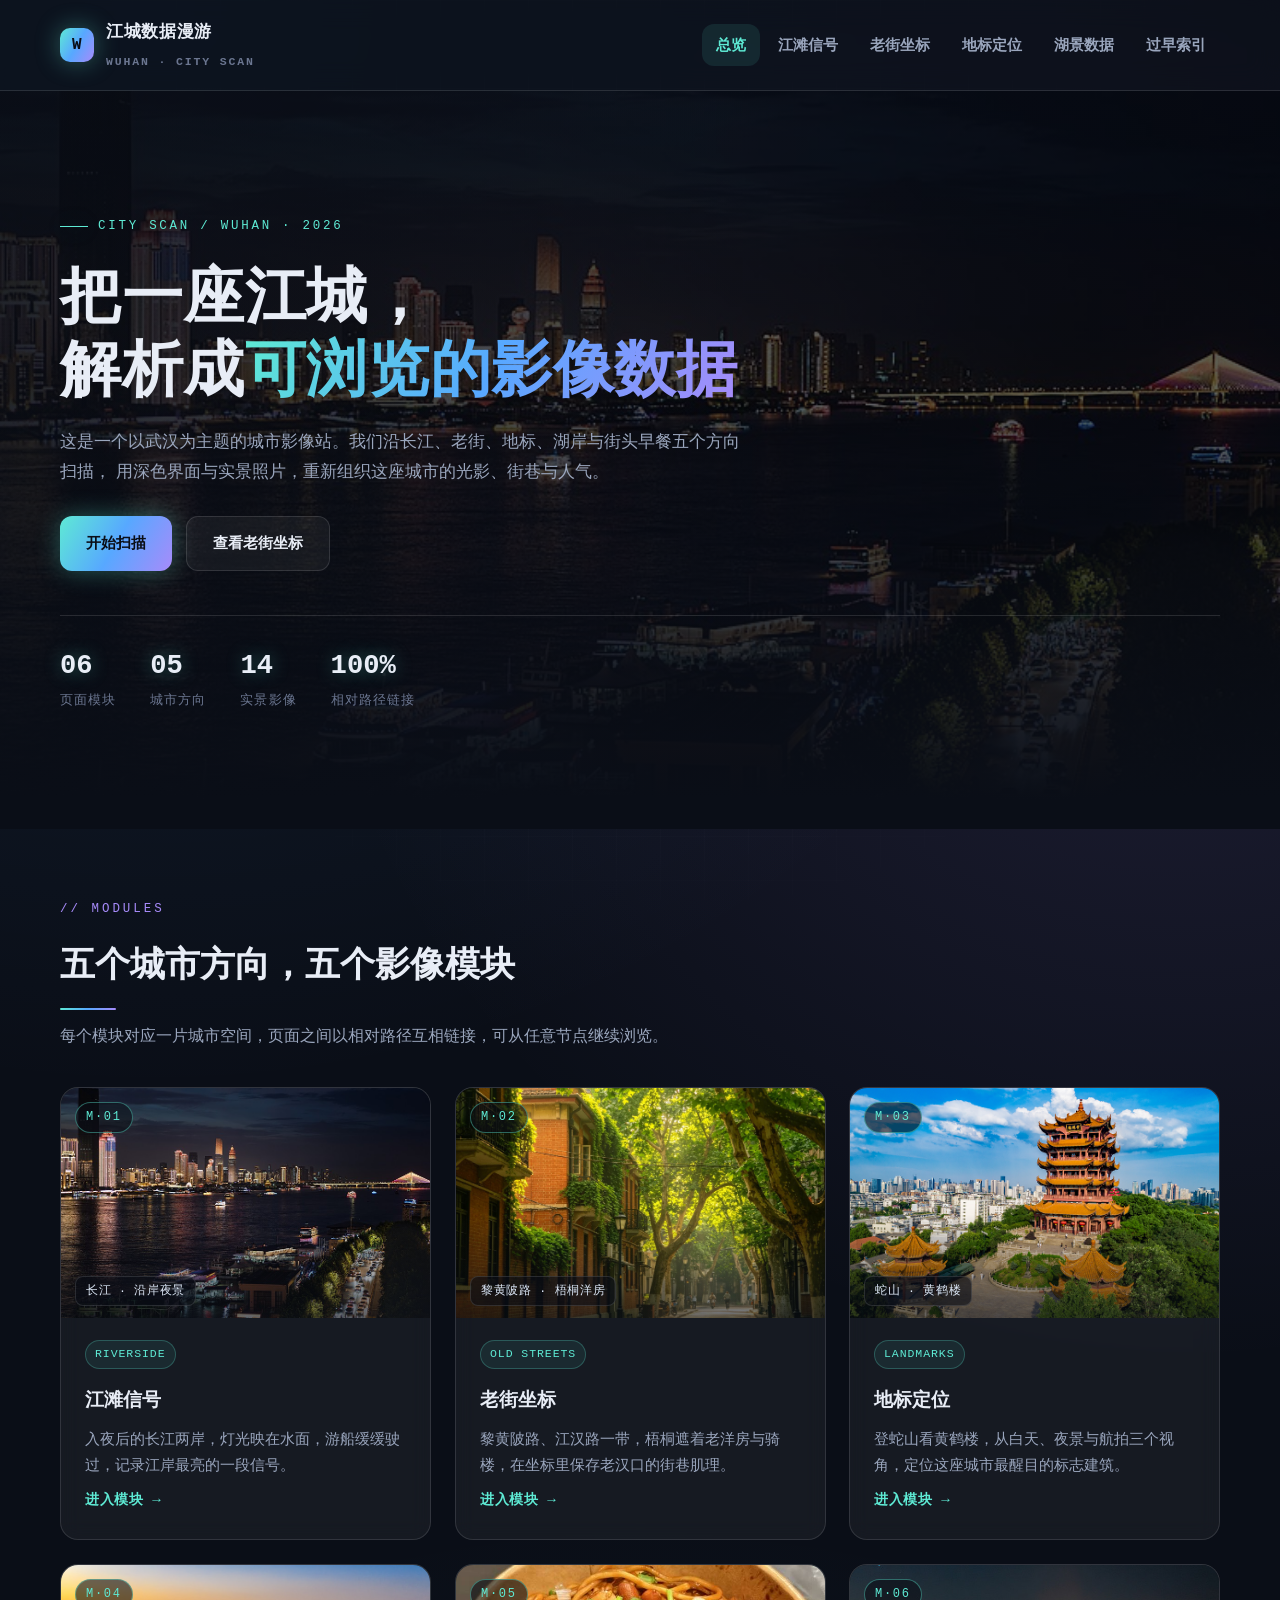
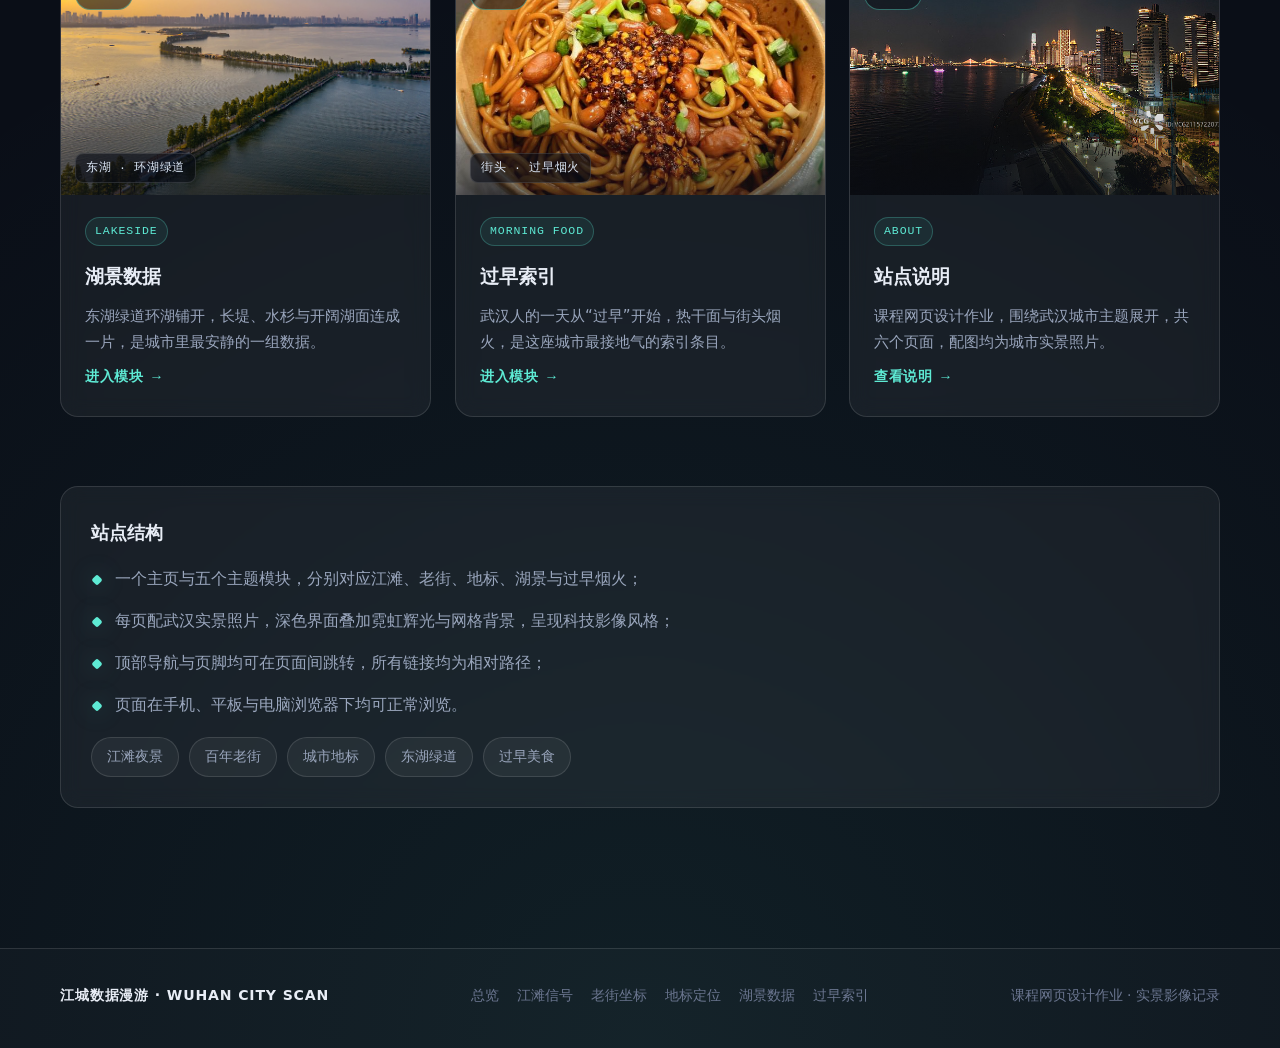
<file: index.html>
<!DOCTYPE html>
<html lang="zh-CN">
<head>
  <meta charset="UTF-8">
  <meta name="viewport" content="width=device-width, initial-scale=1">
  <title>江城数据漫游 · 武汉城市影像站</title>
  <meta name="description" content="以深色科技视角呈现武汉的江滩、老街、地标、湖景与过早烟火">
  <link rel="icon" type="image/svg+xml" href="assets/favicon.svg">
  <link rel="stylesheet" href="css/style.css">
</head>
<body>

  <!-- ===== 顶部导航 ===== -->
  <header class="site-header">
    <div class="container nav-bar">
      <a class="brand" href="index.html">
        <span class="brand-mark">W</span>
        <span>
          <span class="brand-name">江城数据漫游</span><br>
          <span class="brand-sub">WUHAN · CITY SCAN</span>
        </span>
      </a>
      <nav>
        <ul class="nav-links">
          <li><a href="index.html" class="active">总览</a></li>
          <li><a href="riverside.html">江滩信号</a></li>
          <li><a href="streets.html">老街坐标</a></li>
          <li><a href="landmarks.html">地标定位</a></li>
          <li><a href="lakeside.html">湖景数据</a></li>
          <li><a href="food.html">过早索引</a></li>
        </ul>
      </nav>
    </div>
  </header>

  <!-- ===== Hero ===== -->
  <section class="hero">
    <div class="hero-bg">
      <img src="assets/yangtze-night.jpg" alt="武汉长江夜景航拍">
    </div>
    <div class="container hero-inner">
      <span class="hero-meta">CITY SCAN / WUHAN · 2026</span>
      <h1>把一座江城，<br>解析成<span class="grad">可浏览的影像数据</span></h1>
      <p class="lead">
        这是一个以武汉为主题的城市影像站。我们沿长江、老街、地标、湖岸与街头早餐五个方向扫描，
        用深色界面与实景照片，重新组织这座城市的光影、街巷与人气。
      </p>
      <div class="hero-actions">
        <a class="btn btn-primary" href="riverside.html">开始扫描</a>
        <a class="btn btn-ghost" href="streets.html">查看老街坐标</a>
      </div>
      <div class="hero-stats">
        <div class="stat">
          <div class="num">06</div>
          <div class="label">页面模块</div>
        </div>
        <div class="stat">
          <div class="num">05</div>
          <div class="label">城市方向</div>
        </div>
        <div class="stat">
          <div class="num">14</div>
          <div class="label">实景影像</div>
        </div>
        <div class="stat">
          <div class="num">100%</div>
          <div class="label">相对路径链接</div>
        </div>
      </div>
    </div>
  </section>

  <!-- ===== 五个方向 ===== -->
  <section class="section">
    <div class="container">
      <div class="section-head reveal">
        <div class="eyebrow">// MODULES</div>
        <h2>五个城市方向，五个影像模块</h2>
        <p>每个模块对应一片城市空间，页面之间以相对路径互相链接，可从任意节点继续浏览。</p>
      </div>

      <div class="card-grid">
        <article class="glass-card reveal" style="--d:0.05s">
          <div class="frame">
            <span class="frame-index">M·01</span>
            <img src="assets/yangtze-night.jpg" alt="长江沿岸夜景与游船">
            <span class="frame-cap">长江 · 沿岸夜景</span>
          </div>
          <div class="body">
            <div class="body-meta"><span class="chip">RIVERSIDE</span></div>
            <h3>江滩信号</h3>
            <p>入夜后的长江两岸，灯光映在水面，游船缓缓驶过，记录江岸最亮的一段信号。</p>
            <a class="card-link" href="riverside.html">进入模块 →</a>
          </div>
        </article>

        <article class="glass-card reveal" style="--d:0.12s">
          <div class="frame">
            <span class="frame-index">M·02</span>
            <img src="assets/lihuangpi.jpg" alt="黎黄陂路梧桐树荫下的红砖洋房">
            <span class="frame-cap">黎黄陂路 · 梧桐洋房</span>
          </div>
          <div class="body">
            <div class="body-meta"><span class="chip">OLD STREETS</span></div>
            <h3>老街坐标</h3>
            <p>黎黄陂路、江汉路一带，梧桐遮着老洋房与骑楼，在坐标里保存老汉口的街巷肌理。</p>
            <a class="card-link" href="streets.html">进入模块 →</a>
          </div>
        </article>

        <article class="glass-card reveal" style="--d:0.19s">
          <div class="frame">
            <span class="frame-index">M·03</span>
            <img src="assets/yellowcrane-day.jpg" alt="晴日里的黄鹤楼">
            <span class="frame-cap">蛇山 · 黄鹤楼</span>
          </div>
          <div class="body">
            <div class="body-meta"><span class="chip">LANDMARKS</span></div>
            <h3>地标定位</h3>
            <p>登蛇山看黄鹤楼，从白天、夜景与航拍三个视角，定位这座城市最醒目的标志建筑。</p>
            <a class="card-link" href="landmarks.html">进入模块 →</a>
          </div>
        </article>

        <article class="glass-card reveal" style="--d:0.05s">
          <div class="frame">
            <span class="frame-index">M·04</span>
            <img src="assets/eastlake-aerial.jpg" alt="东湖绿道与湖面航拍">
            <span class="frame-cap">东湖 · 环湖绿道</span>
          </div>
          <div class="body">
            <div class="body-meta"><span class="chip">LAKESIDE</span></div>
            <h3>湖景数据</h3>
            <p>东湖绿道环湖铺开，长堤、水杉与开阔湖面连成一片，是城市里最安静的一组数据。</p>
            <a class="card-link" href="lakeside.html">进入模块 →</a>
          </div>
        </article>

        <article class="glass-card reveal" style="--d:0.12s">
          <div class="frame">
            <span class="frame-index">M·05</span>
            <img src="assets/reganmian.jpg" alt="一碗拌好的武汉热干面">
            <span class="frame-cap">街头 · 过早烟火</span>
          </div>
          <div class="body">
            <div class="body-meta"><span class="chip">MORNING FOOD</span></div>
            <h3>过早索引</h3>
            <p>武汉人的一天从“过早”开始，热干面与街头烟火，是这座城市最接地气的索引条目。</p>
            <a class="card-link" href="food.html">进入模块 →</a>
          </div>
        </article>

        <article class="glass-card reveal" style="--d:0.19s">
          <div class="frame">
            <span class="frame-index">M·06</span>
            <img src="assets/jiangtan-night.jpg" alt="江滩岸线夜景车流">
          </div>
          <div class="body">
            <div class="body-meta"><span class="chip">ABOUT</span></div>
            <h3>站点说明</h3>
            <p>课程网页设计作业，围绕武汉城市主题展开，共六个页面，配图均为城市实景照片。</p>
            <a class="card-link" href="food.html#about">查看说明 →</a>
          </div>
        </article>
      </div>
    </div>
  </section>

  <!-- ===== 概览面板 ===== -->
  <section class="section" style="padding-top:0;">
    <div class="container">
      <div class="info-panel reveal">
        <h3>站点结构</h3>
        <ul>
          <li>一个主页与五个主题模块，分别对应江滩、老街、地标、湖景与过早烟火；</li>
          <li>每页配武汉实景照片，深色界面叠加霓虹辉光与网格背景，呈现科技影像风格；</li>
          <li>顶部导航与页脚均可在页面间跳转，所有链接均为相对路径；</li>
          <li>页面在手机、平板与电脑浏览器下均可正常浏览。</li>
        </ul>
        <div class="tag-row">
          <span class="tag-pill">江滩夜景</span>
          <span class="tag-pill">百年老街</span>
          <span class="tag-pill">城市地标</span>
          <span class="tag-pill">东湖绿道</span>
          <span class="tag-pill">过早美食</span>
        </div>
      </div>
    </div>
  </section>

  <footer class="site-footer">
    <div class="container footer-inner">
      <span class="footer-brand">江城数据漫游 · WUHAN CITY SCAN</span>
      <nav class="footer-links">
        <a href="index.html">总览</a>
        <a href="riverside.html">江滩信号</a>
        <a href="streets.html">老街坐标</a>
        <a href="landmarks.html">地标定位</a>
        <a href="lakeside.html">湖景数据</a>
        <a href="food.html">过早索引</a>
      </nav>
      <span>课程网页设计作业 · 实景影像记录</span>
    </div>
  </footer>

  <script>
    // 滚动进场：进入视口后淡入上滑，支持卡片交错延迟
    (function () {
      var els = document.querySelectorAll(".reveal");
      if (!("IntersectionObserver" in window)) {
        els.forEach(function (el) { el.classList.add("in-view"); });
        return;
      }
      var io = new IntersectionObserver(function (entries) {
        entries.forEach(function (entry) {
          if (entry.isIntersecting) {
            var delay = entry.target.style.getPropertyValue("--d") || "0s";
            entry.target.style.transitionDelay = delay;
            entry.target.classList.add("in-view");
            io.unobserve(entry.target);
          }
        });
      }, { threshold: 0.12, rootMargin: "0px 0px -40px 0px" });
      els.forEach(function (el) { io.observe(el); });
    })();
  </script>

</body>
</html>
</file>
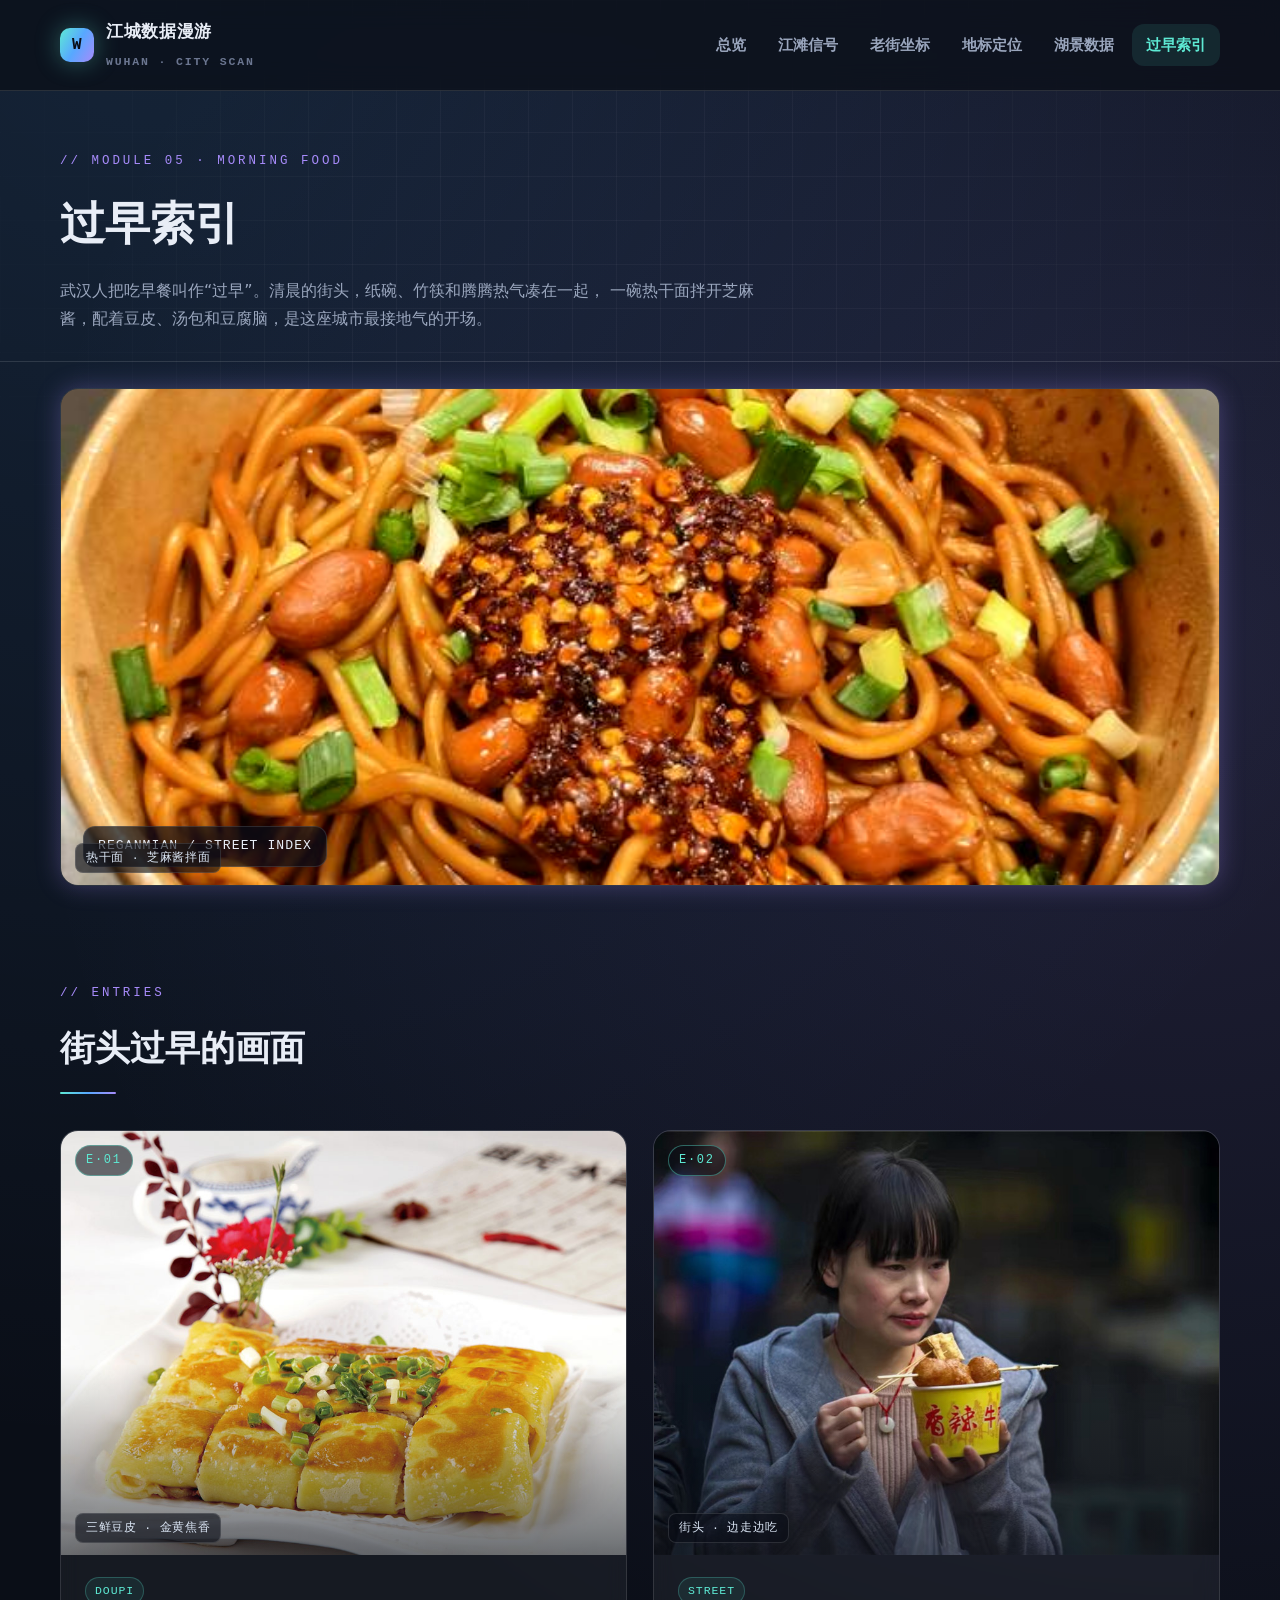
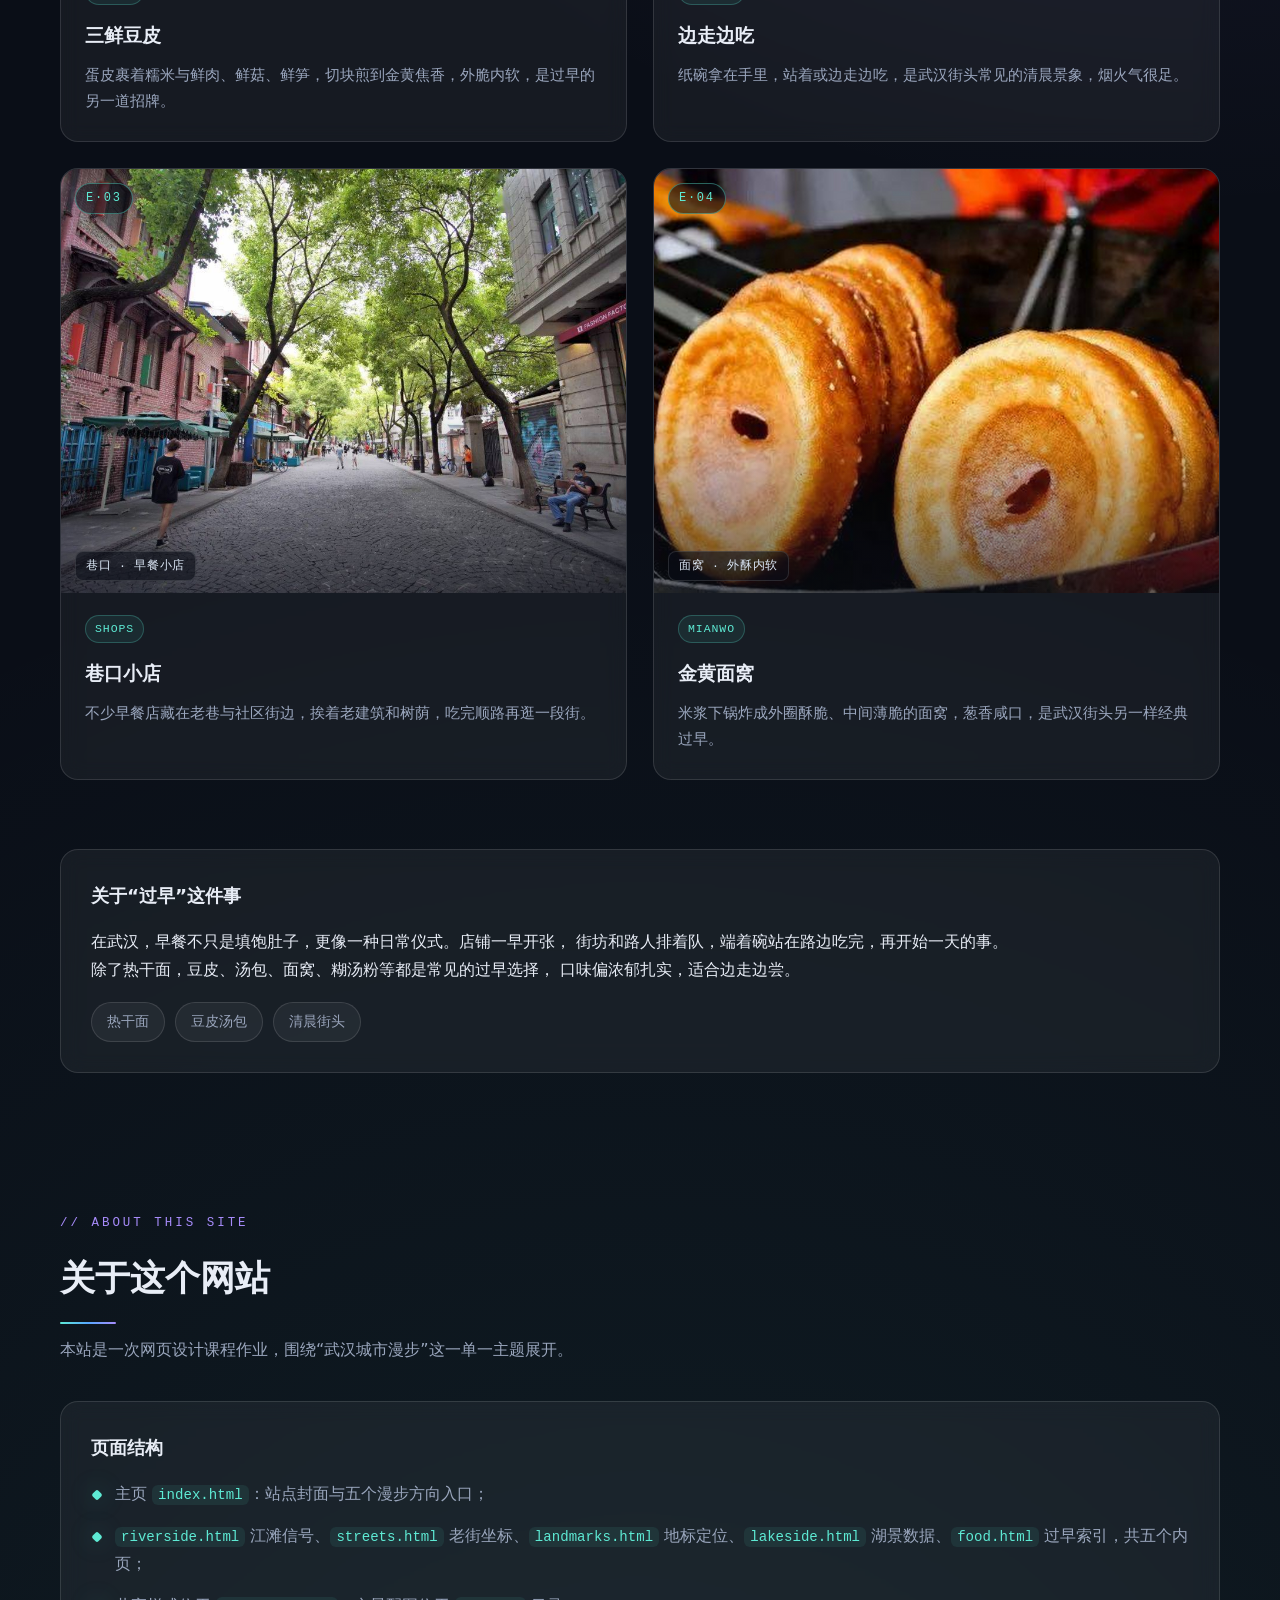
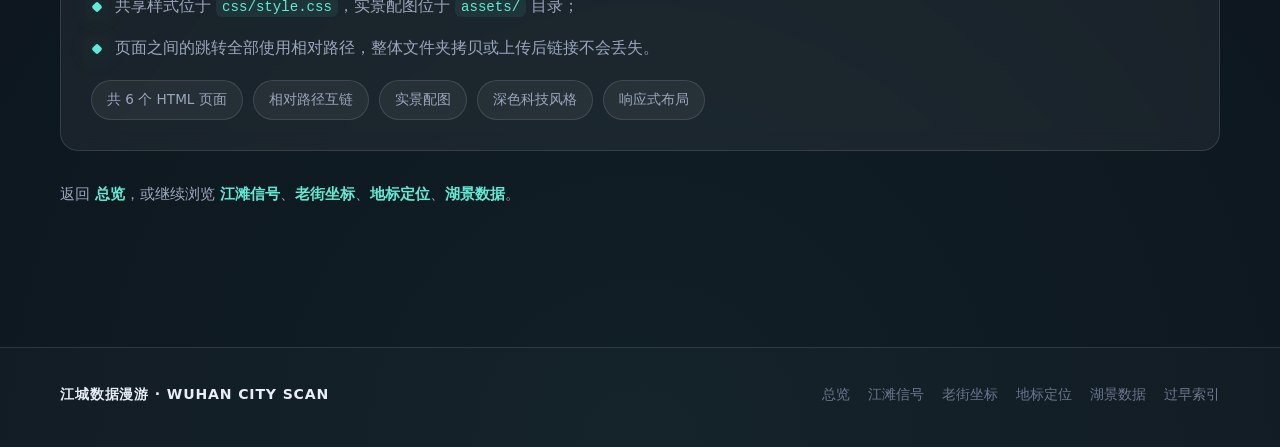
<file: food.html>
<!DOCTYPE html>
<html lang="zh-CN">
<head>
  <meta charset="UTF-8">
  <meta name="viewport" content="width=device-width, initial-scale=1">
  <title>过早索引 · 江城数据漫游</title>
  <meta name="description" content="武汉过早文化、热干面与街头早餐烟火模块，附站点制作说明">
  <link rel="icon" type="image/svg+xml" href="assets/favicon.svg">
  <link rel="stylesheet" href="css/style.css">
</head>
<body>

  <header class="site-header">
    <div class="container nav-bar">
      <a class="brand" href="index.html">
        <span class="brand-mark">W</span>
        <span><span class="brand-name">江城数据漫游</span><br><span class="brand-sub">WUHAN · CITY SCAN</span></span>
      </a>
      <nav>
        <ul class="nav-links">
          <li><a href="index.html">总览</a></li>
          <li><a href="riverside.html">江滩信号</a></li>
          <li><a href="streets.html">老街坐标</a></li>
          <li><a href="landmarks.html">地标定位</a></li>
          <li><a href="lakeside.html">湖景数据</a></li>
          <li><a href="food.html" class="active">过早索引</a></li>
        </ul>
      </nav>
    </div>
  </header>

  <section class="page-head">
    <div class="container">
      <div class="eyebrow">// MODULE 05 · MORNING FOOD</div>
      <h1>过早索引</h1>
      <p>
        武汉人把吃早餐叫作“过早”。清晨的街头，纸碗、竹筷和腾腾热气凑在一起，
        一碗热干面拌开芝麻酱，配着豆皮、汤包和豆腐脑，是这座城市最接地气的开场。
      </p>
    </div>
  </section>

  <div class="container">
    <div class="banner-photo reveal">
      <img src="assets/reganmian.jpg" alt="一碗拌好的武汉热干面">
            <span class="frame-cap">热干面 · 芝麻酱拌面</span>
      <span class="banner-note">REGANMIAN / STREET INDEX</span>
    </div>
  </div>

  <section class="section">
    <div class="container">
      <div class="section-head reveal">
        <div class="eyebrow">// ENTRIES</div>
        <h2>街头过早的画面</h2>
      </div>
      <div class="grid-four">
        <article class="glass-card reveal" style="--d:0.05s">
          <div class="frame">
            <span class="frame-index">E·01</span>
            <img src="assets/doupi.jpg" alt="切块装盘的三鲜豆皮">
            <span class="frame-cap">三鲜豆皮 · 金黄焦香</span>
          </div>
          <div class="body">
            <div class="body-meta"><span class="chip">DOUPI</span></div>
            <h3>三鲜豆皮</h3>
            <p>蛋皮裹着糯米与鲜肉、鲜菇、鲜笋，切块煎到金黄焦香，外脆内软，是过早的另一道招牌。</p>
          </div>
        </article>
        <article class="glass-card reveal" style="--d:0.12s">
          <div class="frame">
            <span class="frame-index">E·02</span>
            <img src="assets/zaozao-street.jpg" alt="街头端着小吃的行人">
            <span class="frame-cap">街头 · 边走边吃</span>
          </div>
          <div class="body">
            <div class="body-meta"><span class="chip">STREET</span></div>
            <h3>边走边吃</h3>
            <p>纸碗拿在手里，站着或边走边吃，是武汉街头常见的清晨景象，烟火气很足。</p>
          </div>
        </article>
        <article class="glass-card reveal" style="--d:0.19s">
          <div class="frame">
            <span class="frame-index">E·03</span>
            <img src="assets/lihuangpi-lane.jpg" alt="老巷街边的早餐小店环境">
            <span class="frame-cap">巷口 · 早餐小店</span>
          </div>
          <div class="body">
            <div class="body-meta"><span class="chip">SHOPS</span></div>
            <h3>巷口小店</h3>
            <p>不少早餐店藏在老巷与社区街边，挨着老建筑和树荫，吃完顺路再逛一段街。</p>
          </div>
        </article>
        <article class="glass-card reveal" style="--d:0.26s">
          <div class="frame">
            <span class="frame-index">E·04</span>
            <img src="assets/mianwo.jpg" alt="刚炸好的金黄面窝">
            <span class="frame-cap">面窝 · 外酥内软</span>
          </div>
          <div class="body">
            <div class="body-meta"><span class="chip">MIANWO</span></div>
            <h3>金黄面窝</h3>
            <p>米浆下锅炸成外圈酥脆、中间薄脆的面窝，葱香咸口，是武汉街头另一样经典过早。</p>
          </div>
        </article>
      </div>
    </div>
  </section>

  <section class="section" style="padding-top:0;">
    <div class="container info-panel reveal">
      <h3>关于“过早”这件事</h3>
      <p>在武汉，早餐不只是填饱肚子，更像一种日常仪式。店铺一早开张，
        街坊和路人排着队，端着碗站在路边吃完，再开始一天的事。</p>
      <p>除了热干面，豆皮、汤包、面窝、糊汤粉等都是常见的过早选择，
        口味偏浓郁扎实，适合边走边尝。</p>
      <div class="tag-row">
        <span class="tag-pill">热干面</span>
        <span class="tag-pill">豆皮汤包</span>
        <span class="tag-pill">清晨街头</span>
      </div>
    </div>
  </section>

  <!-- ===== 站点说明 ===== -->
  <section class="section" id="about">
    <div class="container">
      <div class="section-head reveal">
        <div class="eyebrow">// ABOUT THIS SITE</div>
        <h2>关于这个网站</h2>
        <p>本站是一次网页设计课程作业，围绕“武汉城市漫步”这一单一主题展开。</p>
      </div>
      <div class="info-panel reveal">
        <h3>页面结构</h3>
        <ul>
          <li>主页 <code>index.html</code>：站点封面与五个漫步方向入口；</li>
          <li><code>riverside.html</code> 江滩信号、<code>streets.html</code> 老街坐标、<code>landmarks.html</code> 地标定位、<code>lakeside.html</code> 湖景数据、<code>food.html</code> 过早索引，共五个内页；</li>
          <li>共享样式位于 <code>css/style.css</code>，实景配图位于 <code>assets/</code> 目录；</li>
          <li>页面之间的跳转全部使用相对路径，整体文件夹拷贝或上传后链接不会丢失。</li>
        </ul>
        <div class="tag-row">
          <span class="tag-pill">共 6 个 HTML 页面</span>
          <span class="tag-pill">相对路径互链</span>
          <span class="tag-pill">实景配图</span>
          <span class="tag-pill">深色科技风格</span>
          <span class="tag-pill">响应式布局</span>
        </div>
      </div>
      <p class="next-link">
        返回 <a href="index.html">总览</a>，或继续浏览 <a href="riverside.html">江滩信号</a>、<a href="streets.html">老街坐标</a>、<a href="landmarks.html">地标定位</a>、<a href="lakeside.html">湖景数据</a>。
      </p>
    </div>
  </section>

  <footer class="site-footer">
    <div class="container footer-inner">
      <span class="footer-brand">江城数据漫游 · WUHAN CITY SCAN</span>
      <nav class="footer-links">
        <a href="index.html">总览</a>
        <a href="riverside.html">江滩信号</a>
        <a href="streets.html">老街坐标</a>
        <a href="landmarks.html">地标定位</a>
        <a href="lakeside.html">湖景数据</a>
        <a href="food.html">过早索引</a>
      </nav>
    </div>
  </footer>


  <script>
    (function () {
      var els = document.querySelectorAll(".reveal");
      if (!("IntersectionObserver" in window)) {
        els.forEach(function (el) { el.classList.add("in-view"); });
        return;
      }
      var io = new IntersectionObserver(function (entries) {
        entries.forEach(function (entry) {
          if (entry.isIntersecting) {
            var delay = entry.target.style.getPropertyValue("--d") || "0s";
            entry.target.style.transitionDelay = delay;
            entry.target.classList.add("in-view");
            io.unobserve(entry.target);
          }
        });
      }, { threshold: 0.12, rootMargin: "0px 0px -40px 0px" });
      els.forEach(function (el) { io.observe(el); });
    })();
  </script>

</body>
</html>
</file>
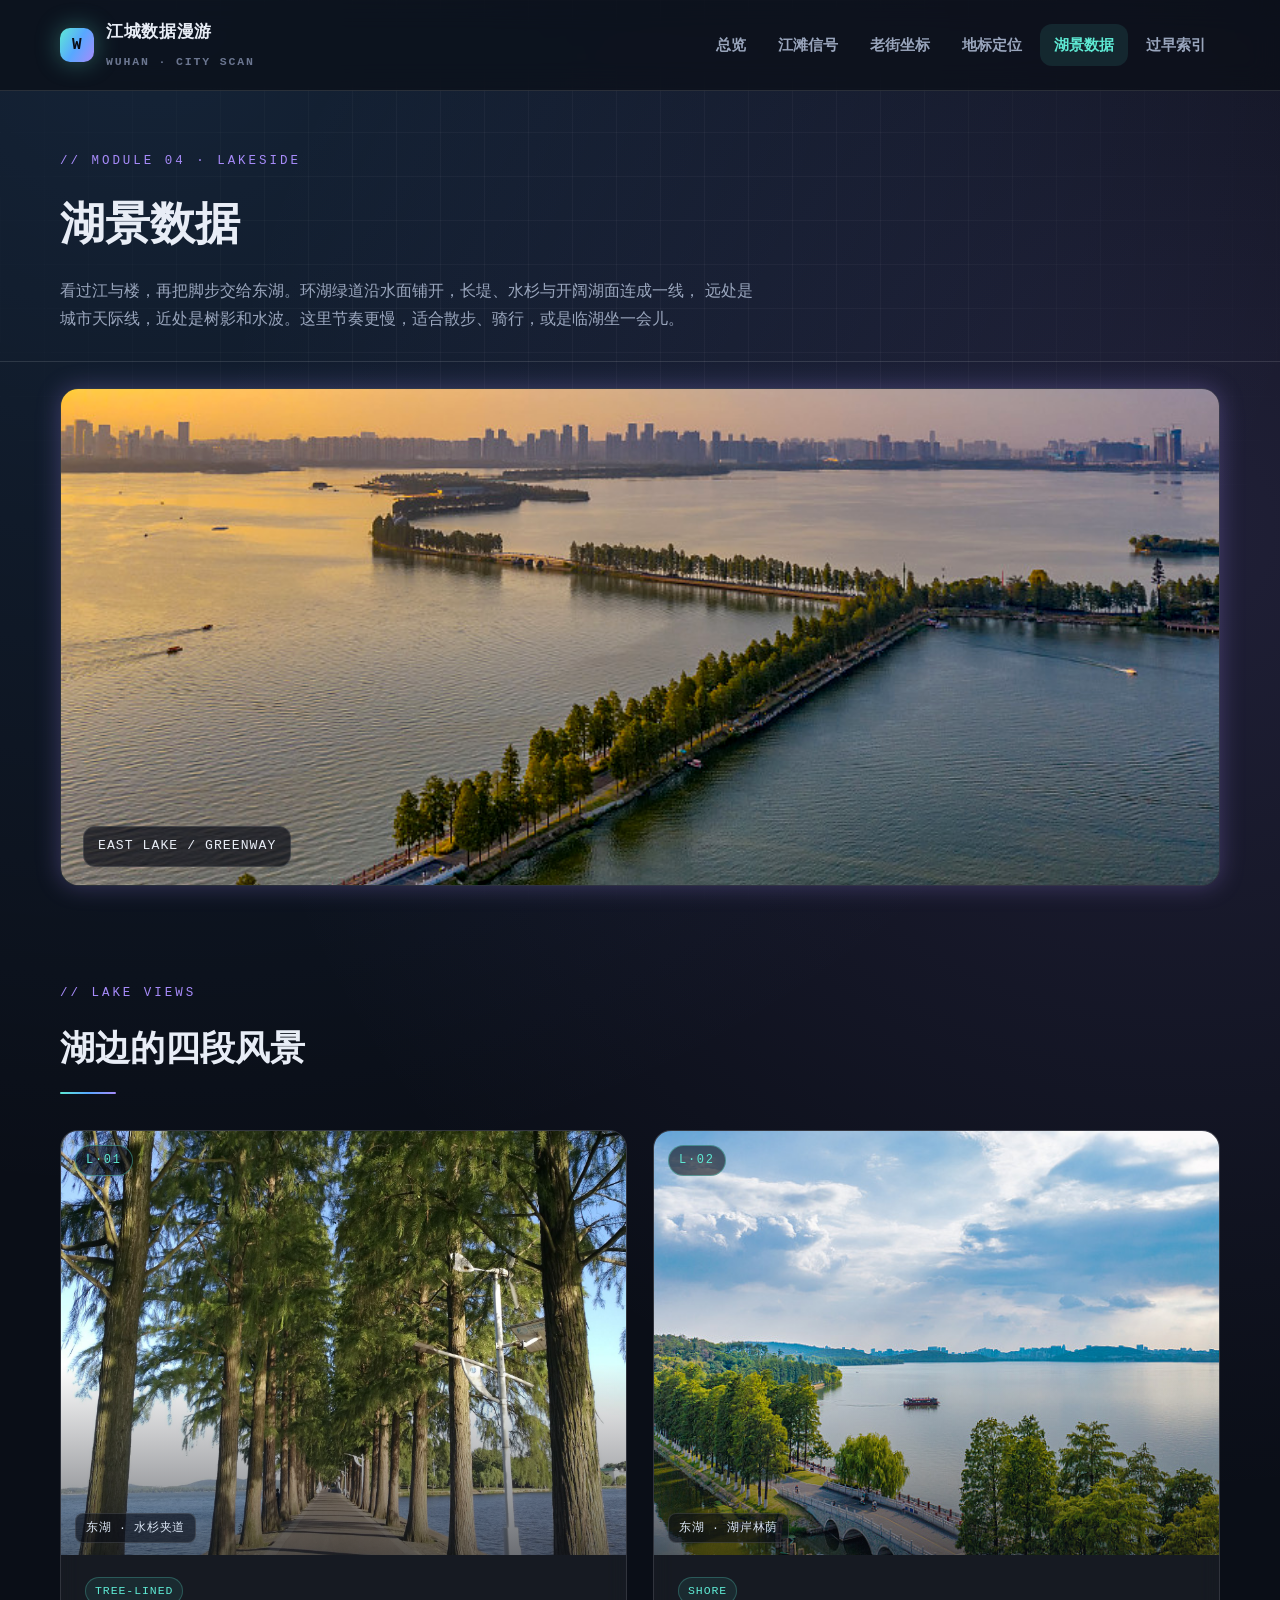
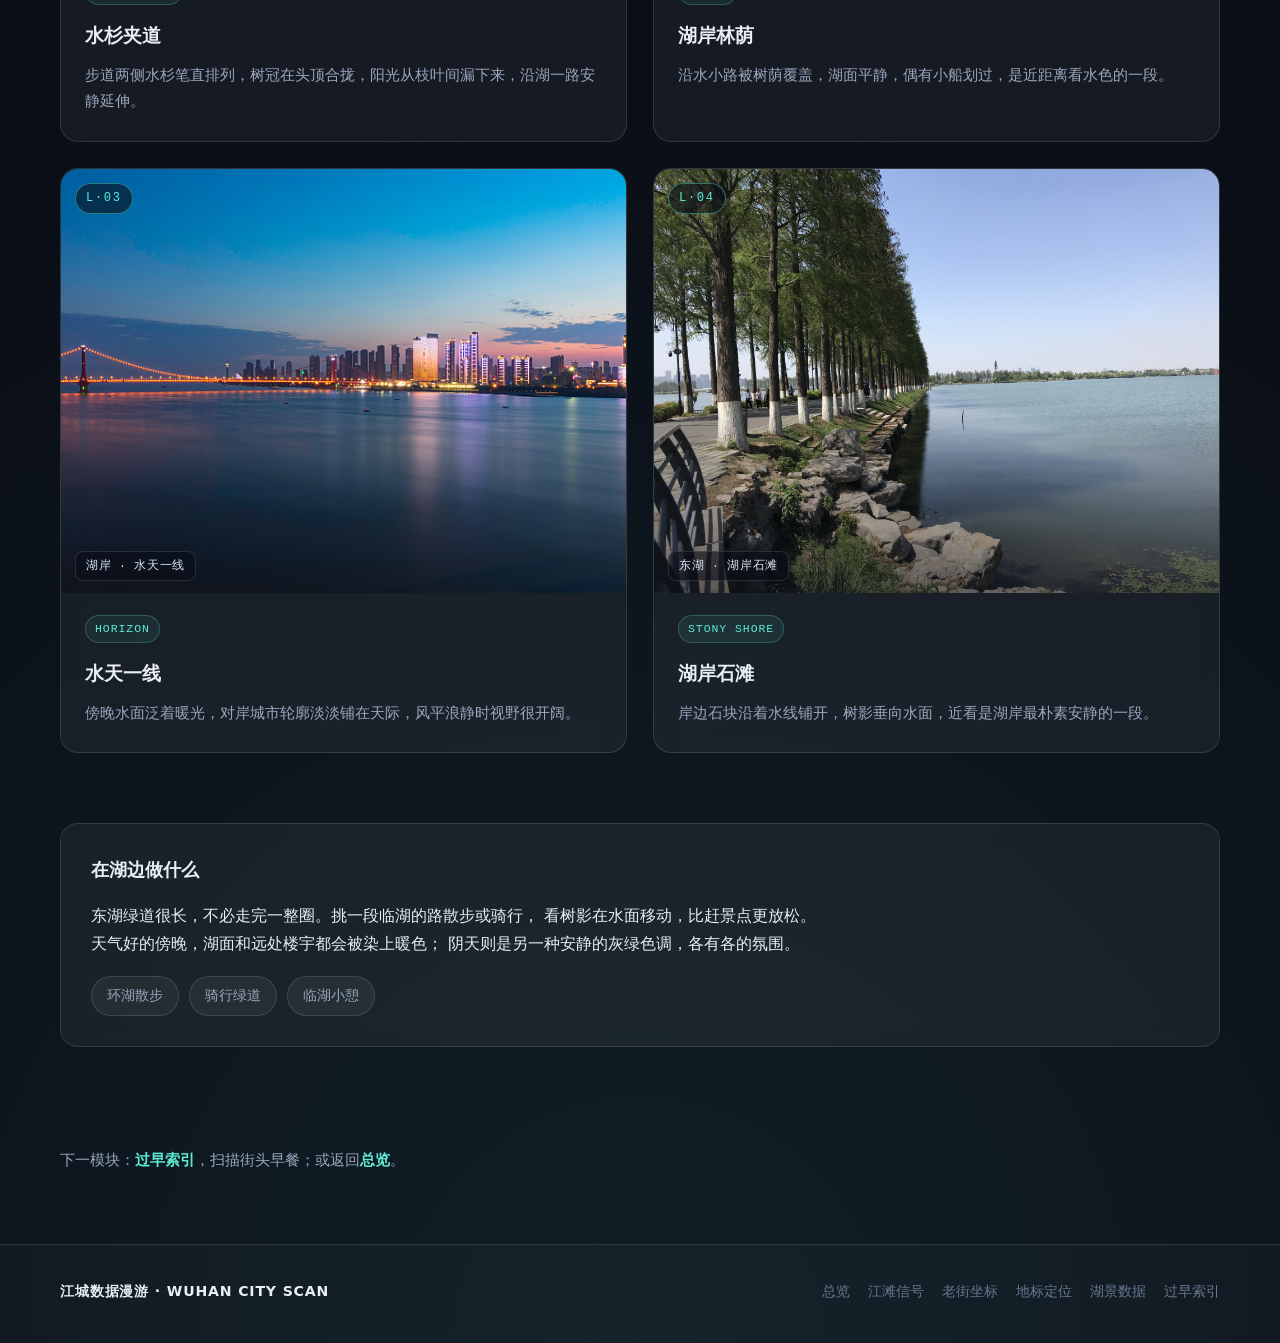
<file: lakeside.html>
<!DOCTYPE html>
<html lang="zh-CN">
<head>
  <meta charset="UTF-8">
  <meta name="viewport" content="width=device-width, initial-scale=1">
  <title>湖景数据 · 江城数据漫游</title>
  <meta name="description" content="武汉东湖绿道、湖岸林荫与湖面风光影像模块">
  <link rel="icon" type="image/svg+xml" href="assets/favicon.svg">
  <link rel="stylesheet" href="css/style.css">
</head>
<body>

  <header class="site-header">
    <div class="container nav-bar">
      <a class="brand" href="index.html">
        <span class="brand-mark">W</span>
        <span><span class="brand-name">江城数据漫游</span><br><span class="brand-sub">WUHAN · CITY SCAN</span></span>
      </a>
      <nav>
        <ul class="nav-links">
          <li><a href="index.html">总览</a></li>
          <li><a href="riverside.html">江滩信号</a></li>
          <li><a href="streets.html">老街坐标</a></li>
          <li><a href="landmarks.html">地标定位</a></li>
          <li><a href="lakeside.html" class="active">湖景数据</a></li>
          <li><a href="food.html">过早索引</a></li>
        </ul>
      </nav>
    </div>
  </header>

  <section class="page-head">
    <div class="container">
      <div class="eyebrow">// MODULE 04 · LAKESIDE</div>
      <h1>湖景数据</h1>
      <p>
        看过江与楼，再把脚步交给东湖。环湖绿道沿水面铺开，长堤、水杉与开阔湖面连成一线，
        远处是城市天际线，近处是树影和水波。这里节奏更慢，适合散步、骑行，或是临湖坐一会儿。
      </p>
    </div>
  </section>

  <div class="container">
    <div class="banner-photo reveal">
      <img src="assets/eastlake-aerial.jpg" alt="东湖绿道长堤与湖面航拍">
      <span class="banner-note">EAST LAKE / GREENWAY</span>
    </div>
  </div>

  <section class="section">
    <div class="container">
      <div class="section-head reveal">
        <div class="eyebrow">// LAKE VIEWS</div>
        <h2>湖边的四段风景</h2>
      </div>
      <div class="grid-four">
        <article class="glass-card reveal" style="--d:0.05s">
          <div class="frame">
            <span class="frame-index">L·01</span>
            <img src="assets/eastlake-treeday.jpg" alt="东湖水杉夹道的林荫步道">
            <span class="frame-cap">东湖 · 水杉夹道</span>
          </div>
          <div class="body">
            <div class="body-meta"><span class="chip">TREE-LINED</span></div>
            <h3>水杉夹道</h3>
            <p>步道两侧水杉笔直排列，树冠在头顶合拢，阳光从枝叶间漏下来，沿湖一路安静延伸。</p>
          </div>
        </article>
        <article class="glass-card reveal" style="--d:0.12s">
          <div class="frame">
            <span class="frame-index">L·02</span>
            <img src="assets/eastlake-lake.jpg" alt="东湖湖岸林荫道与小桥">
            <span class="frame-cap">东湖 · 湖岸林荫</span>
          </div>
          <div class="body">
            <div class="body-meta"><span class="chip">SHORE</span></div>
            <h3>湖岸林荫</h3>
            <p>沿水小路被树荫覆盖，湖面平静，偶有小船划过，是近距离看水色的一段。</p>
          </div>
        </article>
        <article class="glass-card reveal" style="--d:0.19s">
          <div class="frame">
            <span class="frame-index">L·03</span>
            <img src="assets/yangtze-dusk.jpg" alt="开阔水面与远处城市轮廓">
            <span class="frame-cap">湖岸 · 水天一线</span>
          </div>
          <div class="body">
            <div class="body-meta"><span class="chip">HORIZON</span></div>
            <h3>水天一线</h3>
            <p>傍晚水面泛着暖光，对岸城市轮廓淡淡铺在天际，风平浪静时视野很开阔。</p>
          </div>
        </article>
        <article class="glass-card reveal" style="--d:0.26s">
          <div class="frame">
            <span class="frame-index">L·04</span>
            <img src="assets/eastlake-shore.jpg" alt="东湖湖岸石块与林荫水线">
            <span class="frame-cap">东湖 · 湖岸石滩</span>
          </div>
          <div class="body">
            <div class="body-meta"><span class="chip">STONY SHORE</span></div>
            <h3>湖岸石滩</h3>
            <p>岸边石块沿着水线铺开，树影垂向水面，近看是湖岸最朴素安静的一段。</p>
          </div>
        </article>
      </div>
    </div>
  </section>

  <section class="section" style="padding-top:0;">
    <div class="container info-panel reveal">
      <h3>在湖边做什么</h3>
      <p>东湖绿道很长，不必走完一整圈。挑一段临湖的路散步或骑行，
        看树影在水面移动，比赶景点更放松。</p>
      <p>天气好的傍晚，湖面和远处楼宇都会被染上暖色；
        阴天则是另一种安静的灰绿色调，各有各的氛围。</p>
      <div class="tag-row">
        <span class="tag-pill">环湖散步</span>
        <span class="tag-pill">骑行绿道</span>
        <span class="tag-pill">临湖小憩</span>
      </div>
    </div>
  </section>

  <div class="container next-link">
    下一模块：<a href="food.html">过早索引</a>，扫描街头早餐；或返回<a href="index.html">总览</a>。
  </div>

  <footer class="site-footer">
    <div class="container footer-inner">
      <span class="footer-brand">江城数据漫游 · WUHAN CITY SCAN</span>
      <nav class="footer-links">
        <a href="index.html">总览</a>
        <a href="riverside.html">江滩信号</a>
        <a href="streets.html">老街坐标</a>
        <a href="landmarks.html">地标定位</a>
        <a href="lakeside.html">湖景数据</a>
        <a href="food.html">过早索引</a>
      </nav>
    </div>
  </footer>


  <script>
    (function () {
      var els = document.querySelectorAll(".reveal");
      if (!("IntersectionObserver" in window)) {
        els.forEach(function (el) { el.classList.add("in-view"); });
        return;
      }
      var io = new IntersectionObserver(function (entries) {
        entries.forEach(function (entry) {
          if (entry.isIntersecting) {
            var delay = entry.target.style.getPropertyValue("--d") || "0s";
            entry.target.style.transitionDelay = delay;
            entry.target.classList.add("in-view");
            io.unobserve(entry.target);
          }
        });
      }, { threshold: 0.12, rootMargin: "0px 0px -40px 0px" });
      els.forEach(function (el) { io.observe(el); });
    })();
  </script>

</body>
</html>
</file>
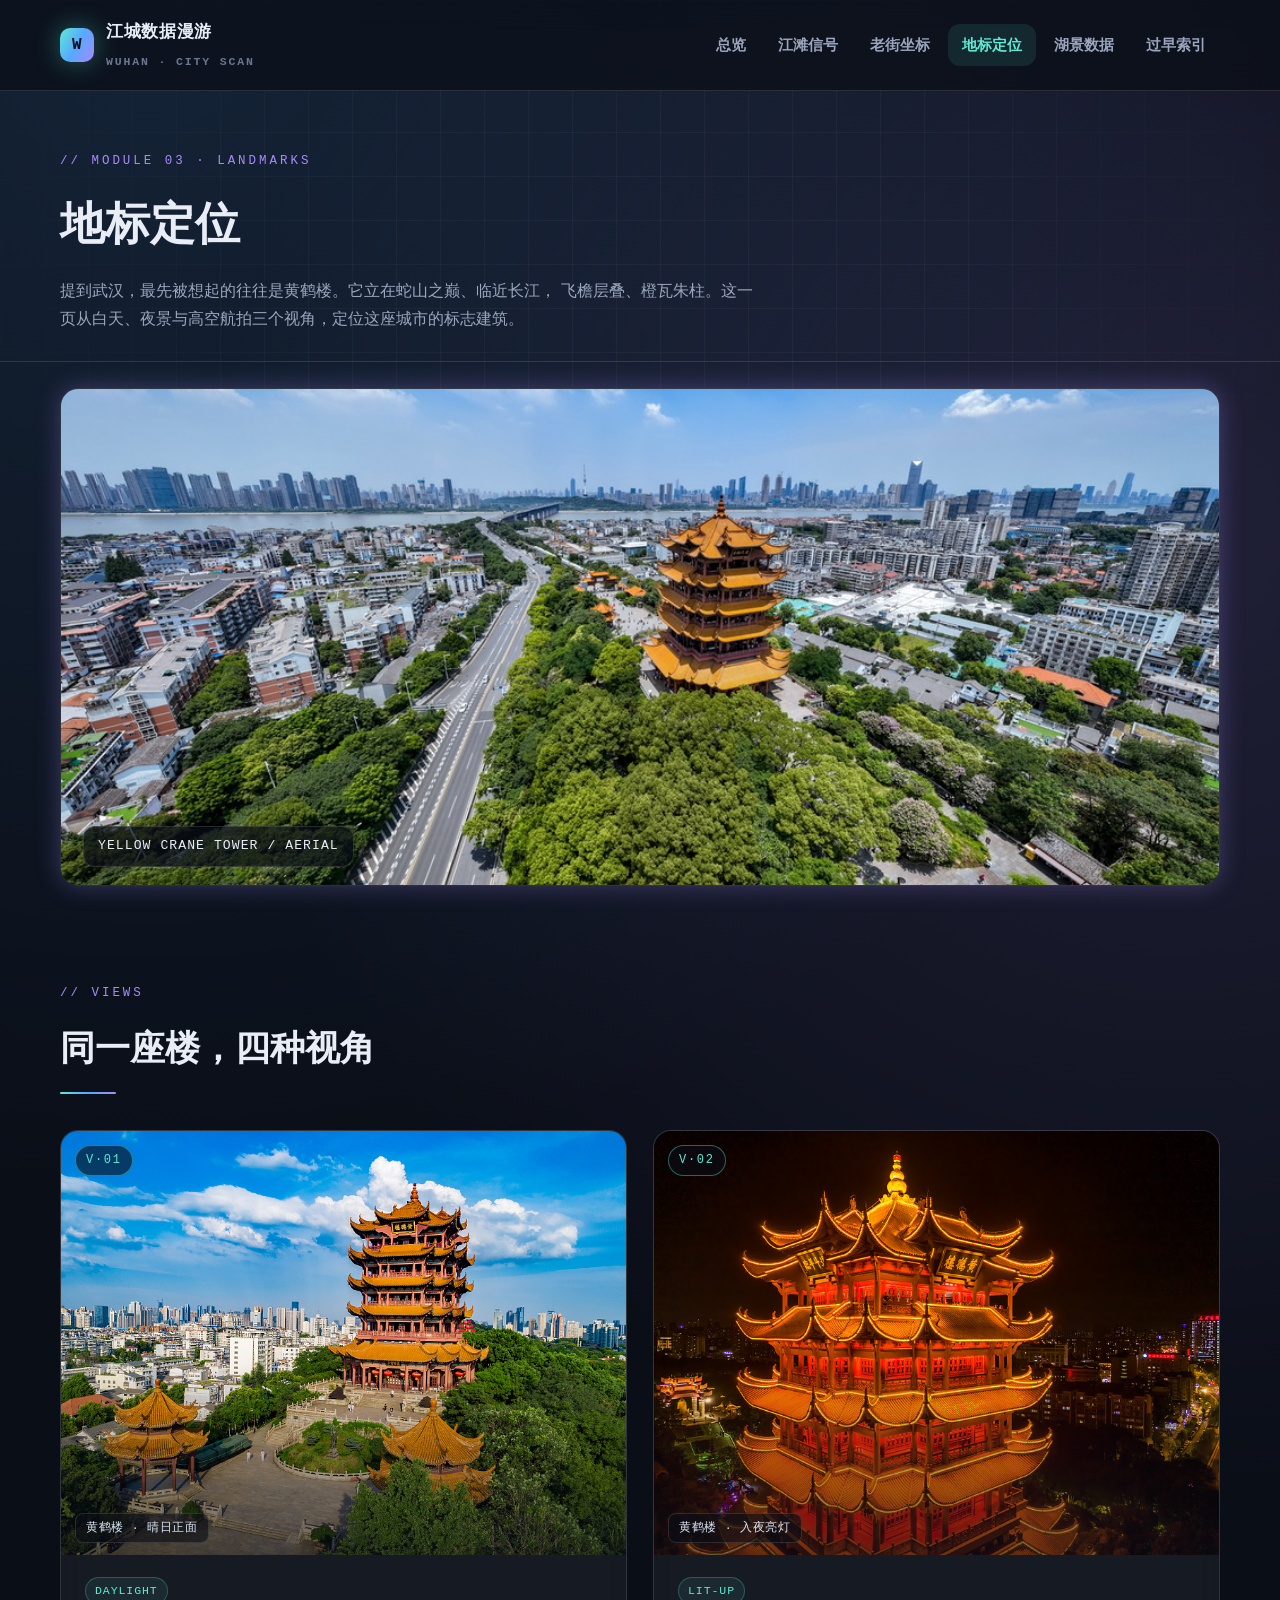
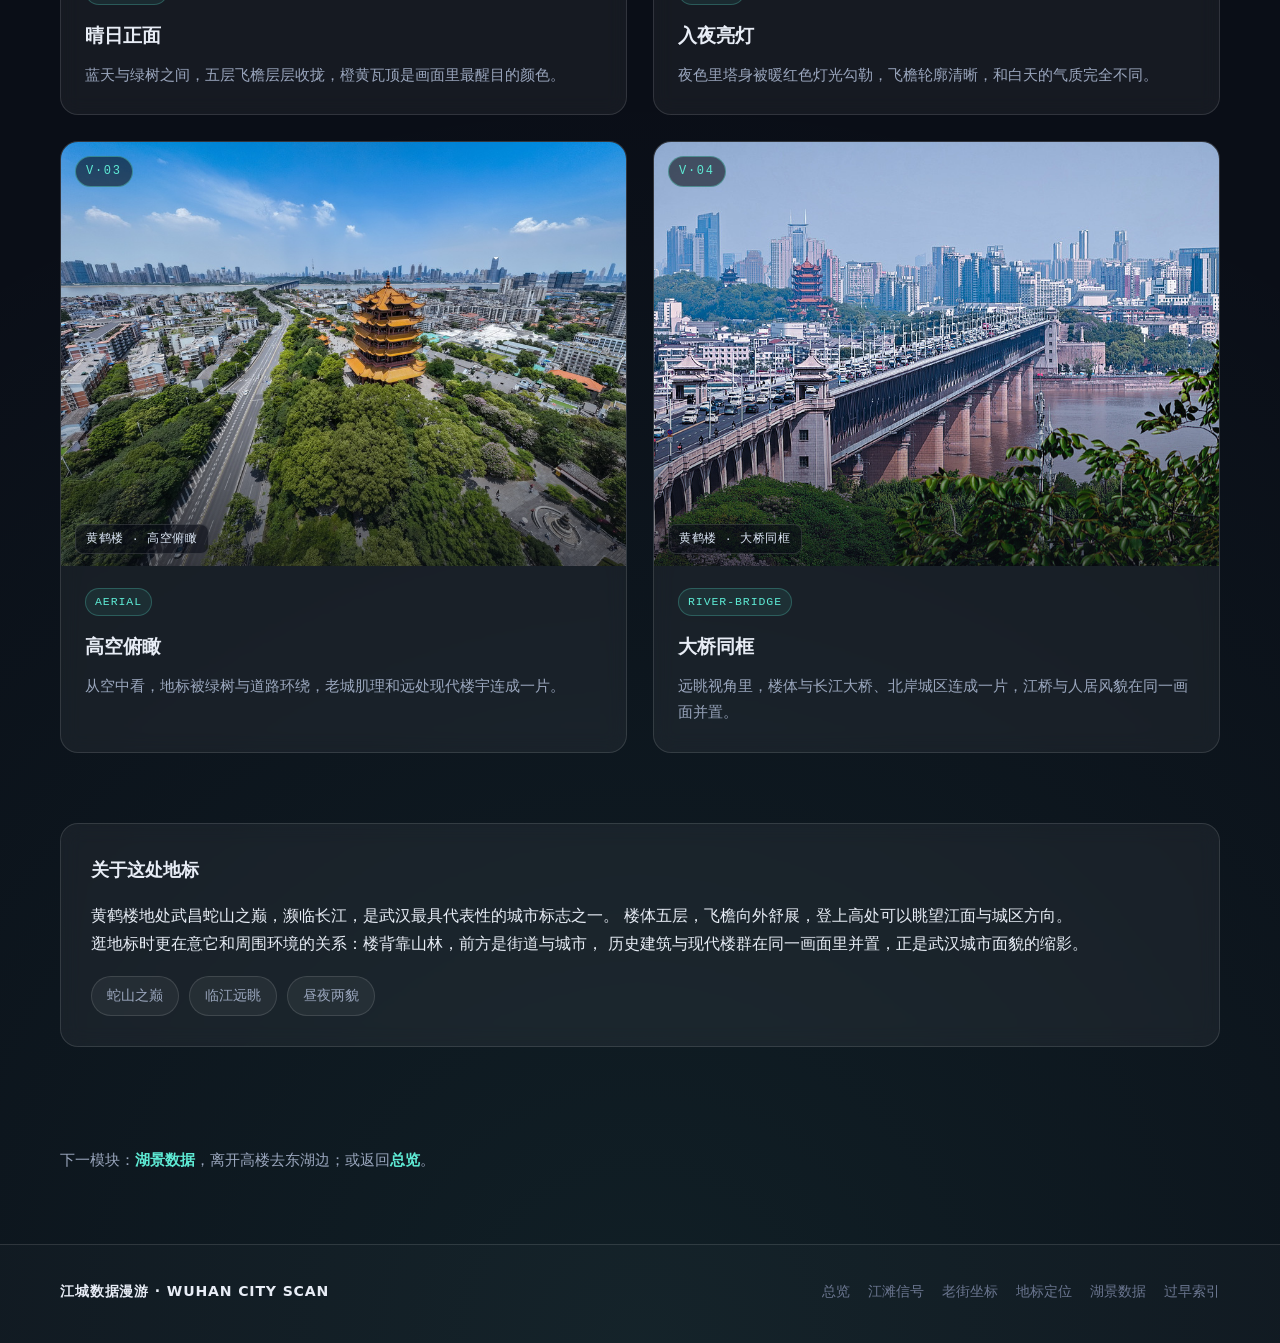
<file: landmarks.html>
<!DOCTYPE html>
<html lang="zh-CN">
<head>
  <meta charset="UTF-8">
  <meta name="viewport" content="width=device-width, initial-scale=1">
  <title>地标定位 · 江城数据漫游</title>
  <meta name="description" content="武汉黄鹤楼等地标建筑的白天、夜景与航拍视角模块">
  <link rel="icon" type="image/svg+xml" href="assets/favicon.svg">
  <link rel="stylesheet" href="css/style.css">
</head>
<body>

  <header class="site-header">
    <div class="container nav-bar">
      <a class="brand" href="index.html">
        <span class="brand-mark">W</span>
        <span><span class="brand-name">江城数据漫游</span><br><span class="brand-sub">WUHAN · CITY SCAN</span></span>
      </a>
      <nav>
        <ul class="nav-links">
          <li><a href="index.html">总览</a></li>
          <li><a href="riverside.html">江滩信号</a></li>
          <li><a href="streets.html">老街坐标</a></li>
          <li><a href="landmarks.html" class="active">地标定位</a></li>
          <li><a href="lakeside.html">湖景数据</a></li>
          <li><a href="food.html">过早索引</a></li>
        </ul>
      </nav>
    </div>
  </header>

  <section class="page-head">
    <div class="container">
      <div class="eyebrow">// MODULE 03 · LANDMARKS</div>
      <h1>地标定位</h1>
      <p>
        提到武汉，最先被想起的往往是黄鹤楼。它立在蛇山之巅、临近长江，
        飞檐层叠、橙瓦朱柱。这一页从白天、夜景与高空航拍三个视角，定位这座城市的标志建筑。
      </p>
    </div>
  </section>

  <div class="container">
    <div class="banner-photo reveal">
      <img src="assets/yellowcrane-aerial.jpg" alt="航拍视角下的黄鹤楼与城市道路">
      <span class="banner-note">YELLOW CRANE TOWER / AERIAL</span>
    </div>
  </div>

  <section class="section">
    <div class="container">
      <div class="section-head reveal">
        <div class="eyebrow">// VIEWS</div>
        <h2>同一座楼，四种视角</h2>
      </div>
      <div class="grid-four">
        <article class="glass-card reveal" style="--d:0.05s">
          <div class="frame">
            <span class="frame-index">V·01</span>
            <img src="assets/yellowcrane-day.jpg" alt="晴日蓝天下的黄鹤楼">
            <span class="frame-cap">黄鹤楼 · 晴日正面</span>
          </div>
          <div class="body">
            <div class="body-meta"><span class="chip">DAYLIGHT</span></div>
            <h3>晴日正面</h3>
            <p>蓝天与绿树之间，五层飞檐层层收拢，橙黄瓦顶是画面里最醒目的颜色。</p>
          </div>
        </article>
        <article class="glass-card reveal" style="--d:0.12s">
          <div class="frame">
            <span class="frame-index">V·02</span>
            <img src="assets/yellowcrane-night.jpg" alt="夜景灯光中的黄鹤楼">
            <span class="frame-cap">黄鹤楼 · 入夜亮灯</span>
          </div>
          <div class="body">
            <div class="body-meta"><span class="chip">LIT-UP</span></div>
            <h3>入夜亮灯</h3>
            <p>夜色里塔身被暖红色灯光勾勒，飞檐轮廓清晰，和白天的气质完全不同。</p>
          </div>
        </article>
        <article class="glass-card reveal" style="--d:0.19s">
          <div class="frame">
            <span class="frame-index">V·03</span>
            <img src="assets/yellowcrane-aerial.jpg" alt="黄鹤楼与周边城区航拍">
            <span class="frame-cap">黄鹤楼 · 高空俯瞰</span>
          </div>
          <div class="body">
            <div class="body-meta"><span class="chip">AERIAL</span></div>
            <h3>高空俯瞰</h3>
            <p>从空中看，地标被绿树与道路环绕，老城肌理和远处现代楼宇连成一片。</p>
          </div>
        </article>
        <article class="glass-card reveal" style="--d:0.26s">
          <div class="frame">
            <span class="frame-index">V·04</span>
            <img src="assets/yellowcrane-bridge.jpg" alt="黄鹤楼与武汉长江大桥同框远眺">
            <span class="frame-cap">黄鹤楼 · 大桥同框</span>
          </div>
          <div class="body">
            <div class="body-meta"><span class="chip">RIVER-BRIDGE</span></div>
            <h3>大桥同框</h3>
            <p>远眺视角里，楼体与长江大桥、北岸城区连成一片，江桥与人居风貌在同一画面并置。</p>
          </div>
        </article>
      </div>
    </div>
  </section>

  <section class="section" style="padding-top:0;">
    <div class="container info-panel reveal">
      <h3>关于这处地标</h3>
      <p>黄鹤楼地处武昌蛇山之巅，濒临长江，是武汉最具代表性的城市标志之一。
        楼体五层，飞檐向外舒展，登上高处可以眺望江面与城区方向。</p>
      <p>逛地标时更在意它和周围环境的关系：楼背靠山林，前方是街道与城市，
        历史建筑与现代楼群在同一画面里并置，正是武汉城市面貌的缩影。</p>
      <div class="tag-row">
        <span class="tag-pill">蛇山之巅</span>
        <span class="tag-pill">临江远眺</span>
        <span class="tag-pill">昼夜两貌</span>
      </div>
    </div>
  </section>

  <div class="container next-link">
    下一模块：<a href="lakeside.html">湖景数据</a>，离开高楼去东湖边；或返回<a href="index.html">总览</a>。
  </div>

  <footer class="site-footer">
    <div class="container footer-inner">
      <span class="footer-brand">江城数据漫游 · WUHAN CITY SCAN</span>
      <nav class="footer-links">
        <a href="index.html">总览</a>
        <a href="riverside.html">江滩信号</a>
        <a href="streets.html">老街坐标</a>
        <a href="landmarks.html">地标定位</a>
        <a href="lakeside.html">湖景数据</a>
        <a href="food.html">过早索引</a>
      </nav>
    </div>
  </footer>


  <script>
    (function () {
      var els = document.querySelectorAll(".reveal");
      if (!("IntersectionObserver" in window)) {
        els.forEach(function (el) { el.classList.add("in-view"); });
        return;
      }
      var io = new IntersectionObserver(function (entries) {
        entries.forEach(function (entry) {
          if (entry.isIntersecting) {
            var delay = entry.target.style.getPropertyValue("--d") || "0s";
            entry.target.style.transitionDelay = delay;
            entry.target.classList.add("in-view");
            io.unobserve(entry.target);
          }
        });
      }, { threshold: 0.12, rootMargin: "0px 0px -40px 0px" });
      els.forEach(function (el) { io.observe(el); });
    })();
  </script>

</body>
</html>
</file>
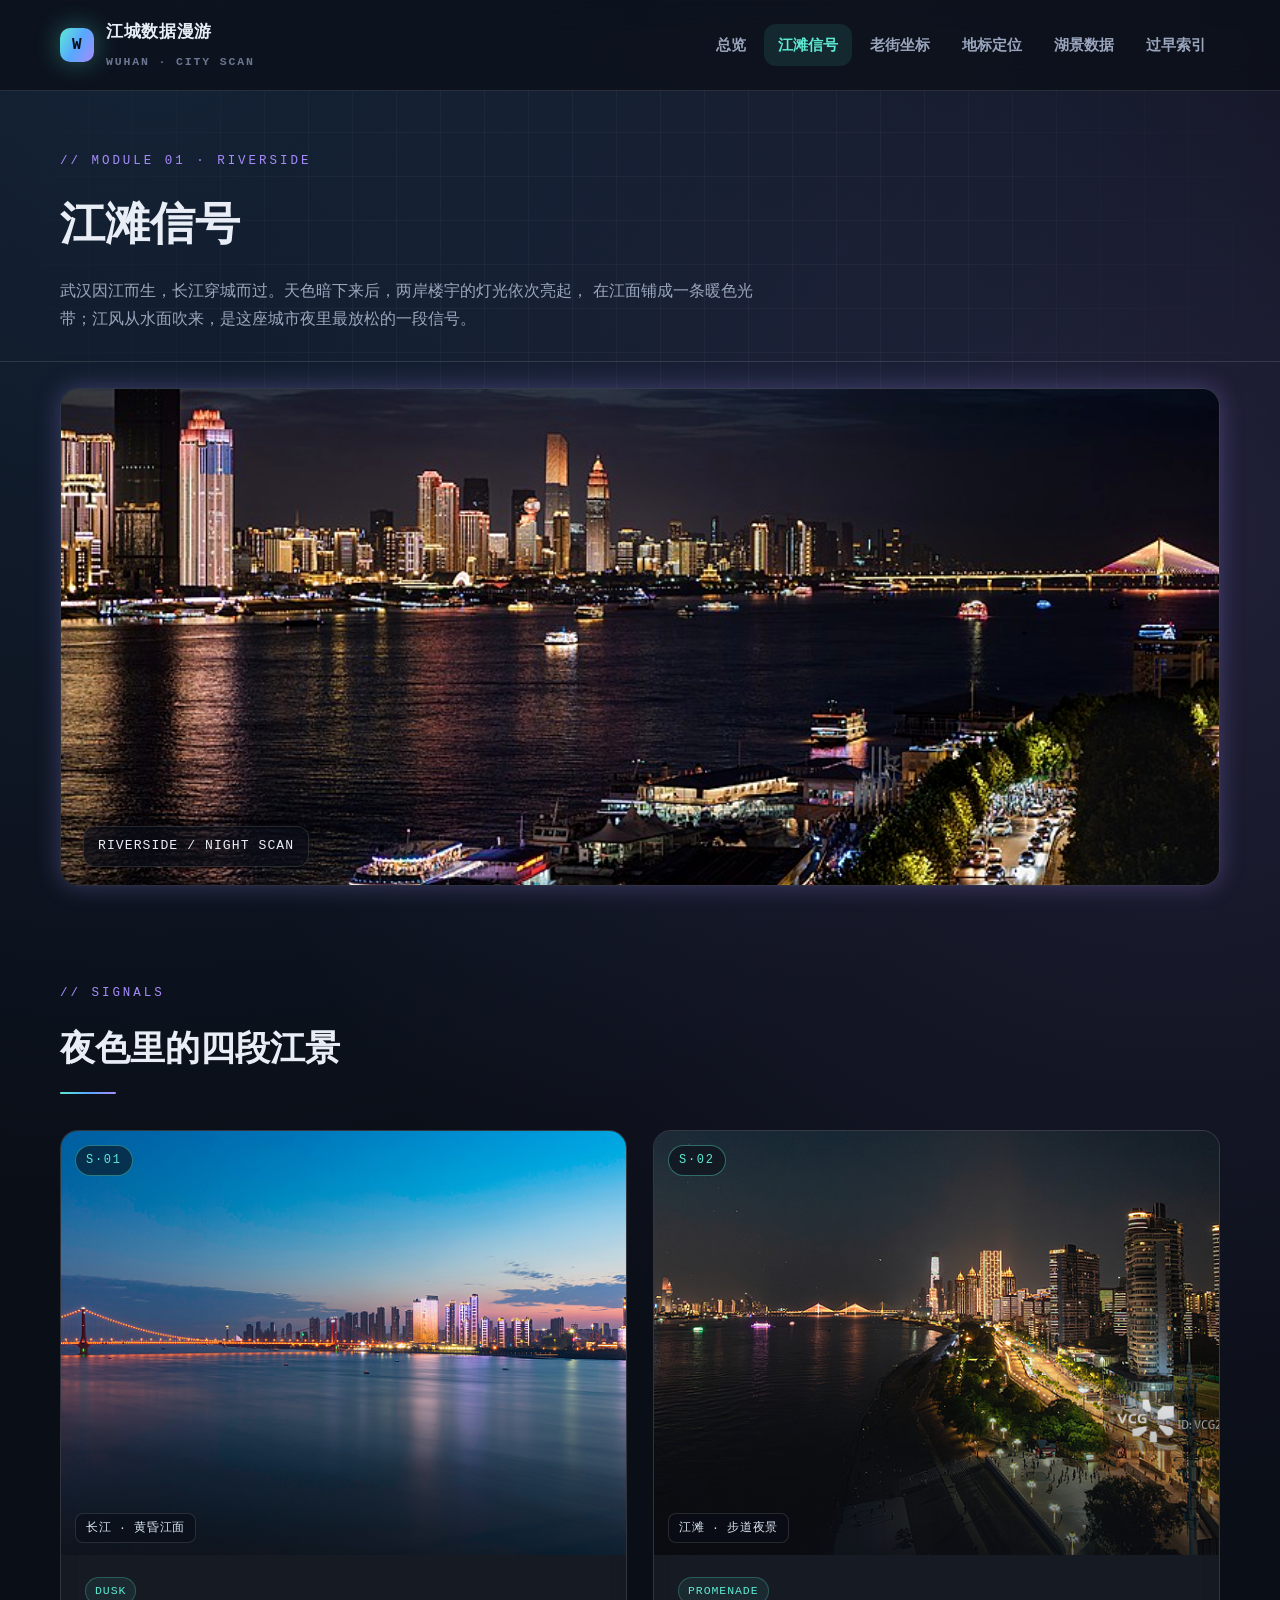
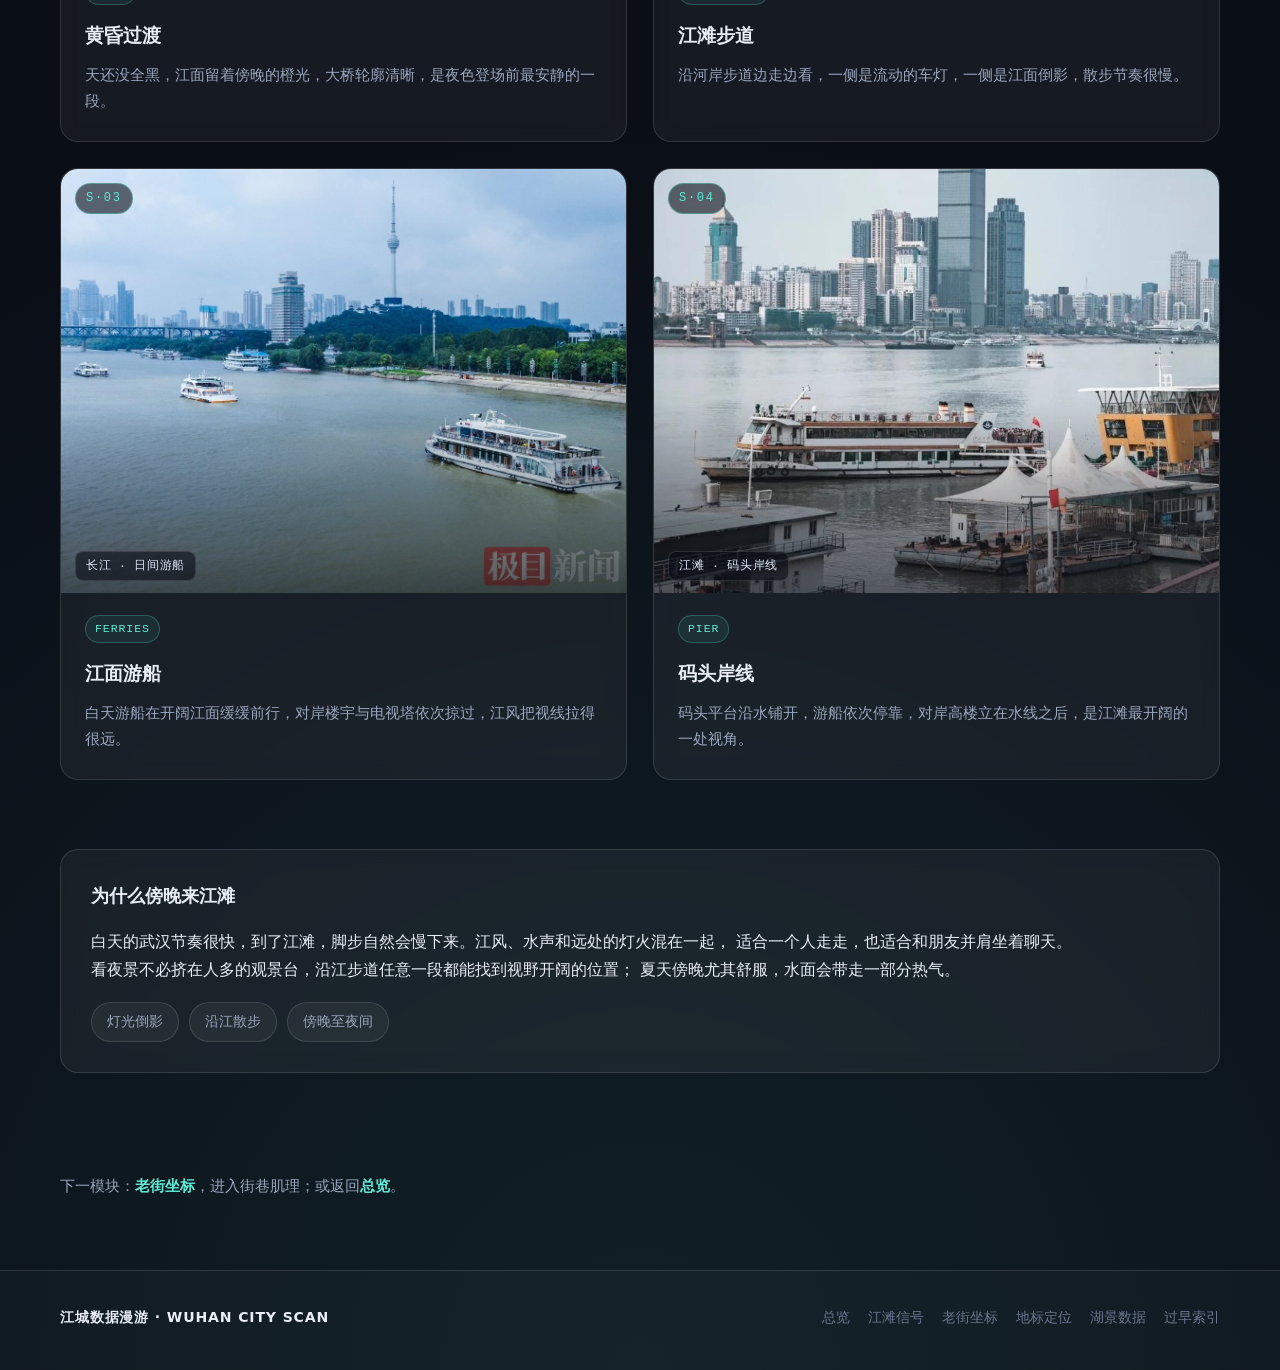
<file: riverside.html>
<!DOCTYPE html>
<html lang="zh-CN">
<head>
  <meta charset="UTF-8">
  <meta name="viewport" content="width=device-width, initial-scale=1">
  <title>江滩信号 · 江城数据漫游</title>
  <meta name="description" content="武汉长江两岸夜景、江滩步道与游船影像模块">
  <link rel="icon" type="image/svg+xml" href="assets/favicon.svg">
  <link rel="stylesheet" href="css/style.css">
</head>
<body>

  <header class="site-header">
    <div class="container nav-bar">
      <a class="brand" href="index.html">
        <span class="brand-mark">W</span>
        <span><span class="brand-name">江城数据漫游</span><br><span class="brand-sub">WUHAN · CITY SCAN</span></span>
      </a>
      <nav>
        <ul class="nav-links">
          <li><a href="index.html">总览</a></li>
          <li><a href="riverside.html" class="active">江滩信号</a></li>
          <li><a href="streets.html">老街坐标</a></li>
          <li><a href="landmarks.html">地标定位</a></li>
          <li><a href="lakeside.html">湖景数据</a></li>
          <li><a href="food.html">过早索引</a></li>
        </ul>
      </nav>
    </div>
  </header>

  <section class="page-head">
    <div class="container">
      <div class="eyebrow">// MODULE 01 · RIVERSIDE</div>
      <h1>江滩信号</h1>
      <p>
        武汉因江而生，长江穿城而过。天色暗下来后，两岸楼宇的灯光依次亮起，
        在江面铺成一条暖色光带；江风从水面吹来，是这座城市夜里最放松的一段信号。
      </p>
    </div>
  </section>

  <div class="container">
    <div class="banner-photo reveal">
      <img src="assets/yangtze-night.jpg" alt="长江沿岸夜景，游船停泊在岸边">
      <span class="banner-note">RIVERSIDE / NIGHT SCAN</span>
    </div>
  </div>

  <section class="section">
    <div class="container">
      <div class="section-head reveal">
        <div class="eyebrow">// SIGNALS</div>
        <h2>夜色里的四段江景</h2>
      </div>
      <div class="grid-four">
        <article class="glass-card reveal" style="--d:0.05s">
          <div class="frame">
            <span class="frame-index">S·01</span>
            <img src="assets/yangtze-dusk.jpg" alt="黄昏时分江面与跨江大桥">
            <span class="frame-cap">长江 · 黄昏江面</span>
          </div>
          <div class="body">
            <div class="body-meta"><span class="chip">DUSK</span></div>
            <h3>黄昏过渡</h3>
            <p>天还没全黑，江面留着傍晚的橙光，大桥轮廓清晰，是夜色登场前最安静的一段。</p>
          </div>
        </article>
        <article class="glass-card reveal" style="--d:0.12s">
          <div class="frame">
            <span class="frame-index">S·02</span>
            <img src="assets/jiangtan-night.jpg" alt="江滩步道与沿岸车流夜景">
            <span class="frame-cap">江滩 · 步道夜景</span>
          </div>
          <div class="body">
            <div class="body-meta"><span class="chip">PROMENADE</span></div>
            <h3>江滩步道</h3>
            <p>沿河岸步道边走边看，一侧是流动的车灯，一侧是江面倒影，散步节奏很慢。</p>
          </div>
        </article>
        <article class="glass-card reveal" style="--d:0.19s">
          <div class="frame">
            <span class="frame-index">S·03</span>
            <img src="assets/yangtze-ferry.jpg" alt="白天江面上航行的观光游船">
            <span class="frame-cap">长江 · 日间游船</span>
          </div>
          <div class="body">
            <div class="body-meta"><span class="chip">FERRIES</span></div>
            <h3>江面游船</h3>
            <p>白天游船在开阔江面缓缓前行，对岸楼宇与电视塔依次掠过，江风把视线拉得很远。</p>
          </div>
        </article>
        <article class="glass-card reveal" style="--d:0.26s">
          <div class="frame">
            <span class="frame-index">S·04</span>
            <img src="assets/jiangtan-pier.jpg" alt="江滩码头与停靠游船岸线">
            <span class="frame-cap">江滩 · 码头岸线</span>
          </div>
          <div class="body">
            <div class="body-meta"><span class="chip">PIER</span></div>
            <h3>码头岸线</h3>
            <p>码头平台沿水铺开，游船依次停靠，对岸高楼立在水线之后，是江滩最开阔的一处视角。</p>
          </div>
        </article>
      </div>
    </div>
  </section>

  <section class="section" style="padding-top:0;">
    <div class="container info-panel reveal">
      <h3>为什么傍晚来江滩</h3>
      <p>白天的武汉节奏很快，到了江滩，脚步自然会慢下来。江风、水声和远处的灯火混在一起，
        适合一个人走走，也适合和朋友并肩坐着聊天。</p>
      <p>看夜景不必挤在人多的观景台，沿江步道任意一段都能找到视野开阔的位置；
        夏天傍晚尤其舒服，水面会带走一部分热气。</p>
      <div class="tag-row">
        <span class="tag-pill">灯光倒影</span>
        <span class="tag-pill">沿江散步</span>
        <span class="tag-pill">傍晚至夜间</span>
      </div>
    </div>
  </section>

  <div class="container next-link">
    下一模块：<a href="streets.html">老街坐标</a>，进入街巷肌理；或返回<a href="index.html">总览</a>。
  </div>

  <footer class="site-footer">
    <div class="container footer-inner">
      <span class="footer-brand">江城数据漫游 · WUHAN CITY SCAN</span>
      <nav class="footer-links">
        <a href="index.html">总览</a>
        <a href="riverside.html">江滩信号</a>
        <a href="streets.html">老街坐标</a>
        <a href="landmarks.html">地标定位</a>
        <a href="lakeside.html">湖景数据</a>
        <a href="food.html">过早索引</a>
      </nav>
    </div>
  </footer>


  <script>
    (function () {
      var els = document.querySelectorAll(".reveal");
      if (!("IntersectionObserver" in window)) {
        els.forEach(function (el) { el.classList.add("in-view"); });
        return;
      }
      var io = new IntersectionObserver(function (entries) {
        entries.forEach(function (entry) {
          if (entry.isIntersecting) {
            var delay = entry.target.style.getPropertyValue("--d") || "0s";
            entry.target.style.transitionDelay = delay;
            entry.target.classList.add("in-view");
            io.unobserve(entry.target);
          }
        });
      }, { threshold: 0.12, rootMargin: "0px 0px -40px 0px" });
      els.forEach(function (el) { io.observe(el); });
    })();
  </script>

</body>
</html>
</file>
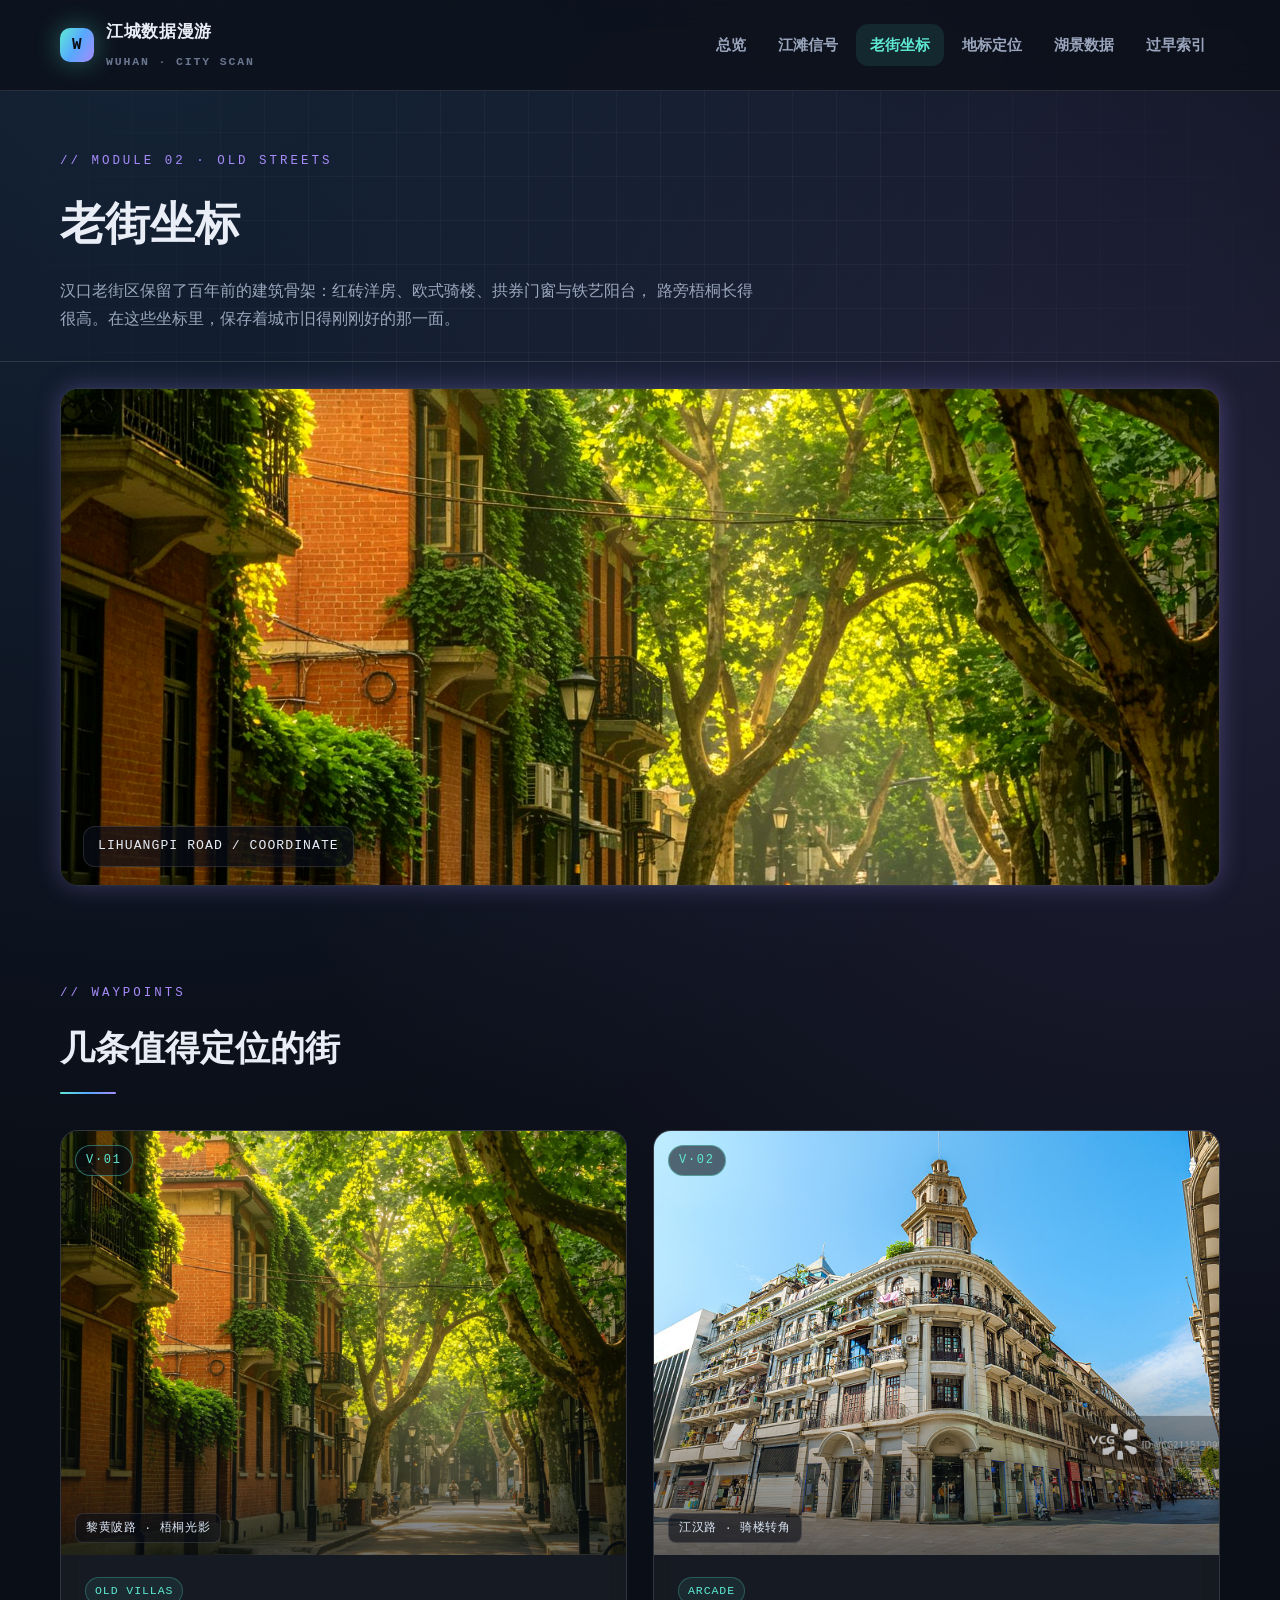
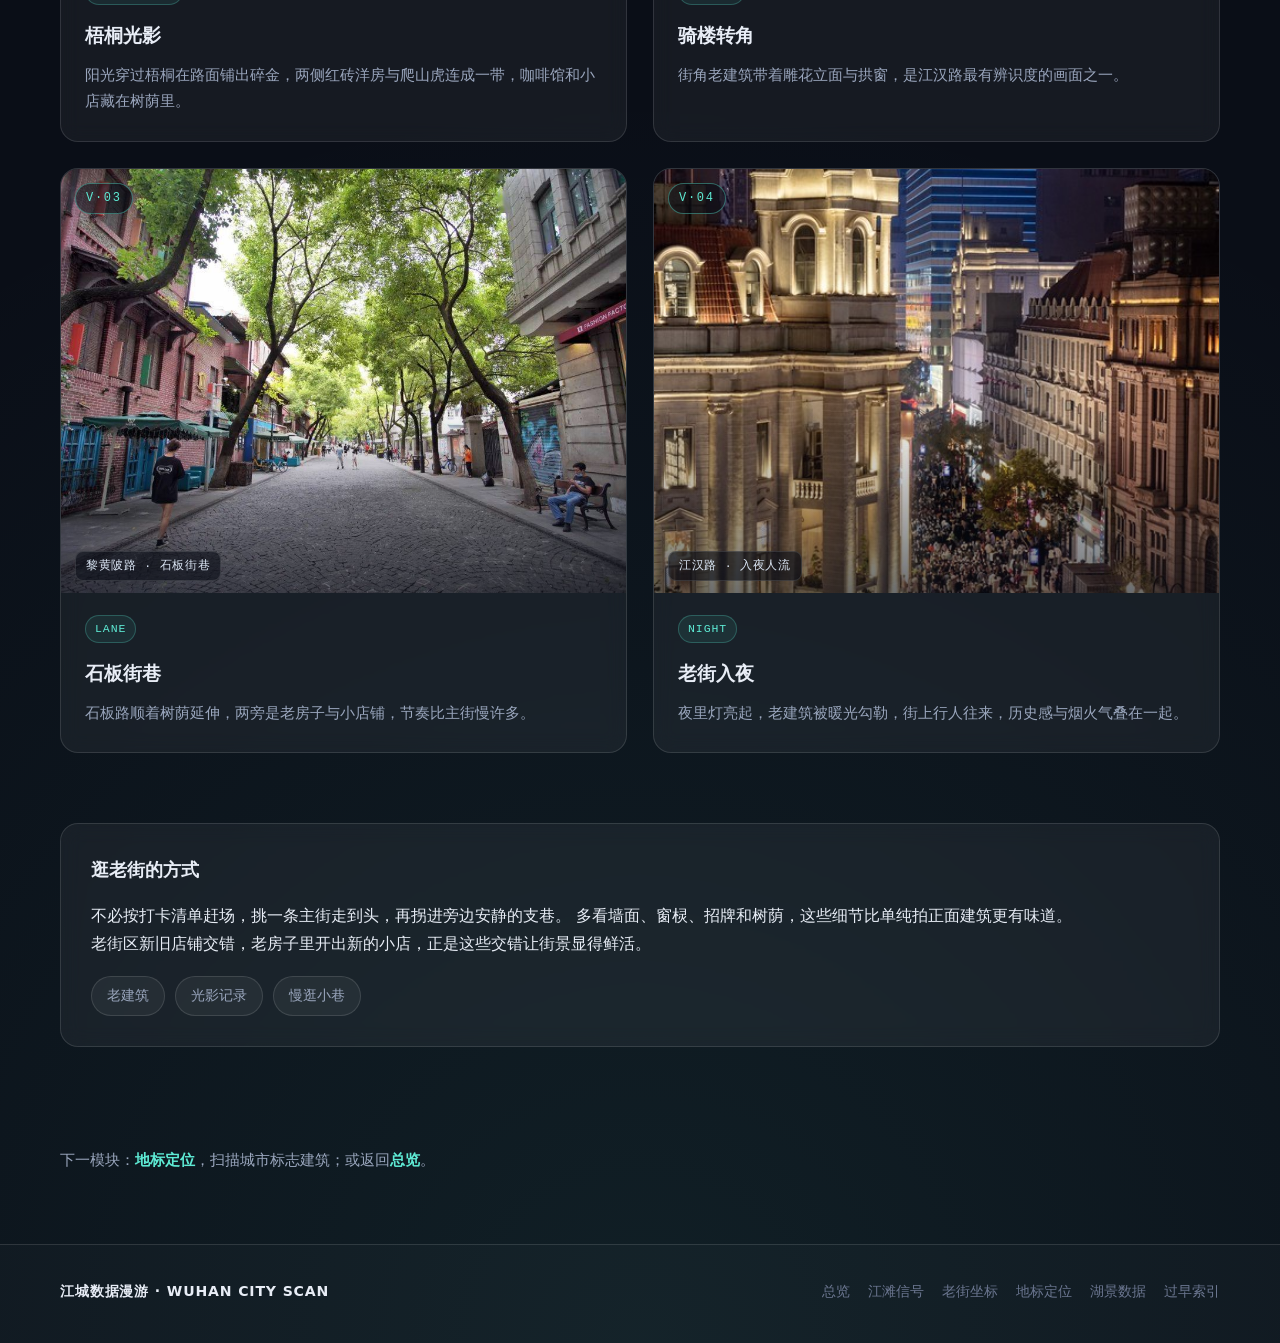
<file: streets.html>
<!DOCTYPE html>
<html lang="zh-CN">
<head>
  <meta charset="UTF-8">
  <meta name="viewport" content="width=device-width, initial-scale=1">
  <title>老街坐标 · 江城数据漫游</title>
  <meta name="description" content="武汉黎黄陂路、江汉路等历史街区与老建筑影像模块">
  <link rel="icon" type="image/svg+xml" href="assets/favicon.svg">
  <link rel="stylesheet" href="css/style.css">
</head>
<body>

  <header class="site-header">
    <div class="container nav-bar">
      <a class="brand" href="index.html">
        <span class="brand-mark">W</span>
        <span><span class="brand-name">江城数据漫游</span><br><span class="brand-sub">WUHAN · CITY SCAN</span></span>
      </a>
      <nav>
        <ul class="nav-links">
          <li><a href="index.html">总览</a></li>
          <li><a href="riverside.html">江滩信号</a></li>
          <li><a href="streets.html" class="active">老街坐标</a></li>
          <li><a href="landmarks.html">地标定位</a></li>
          <li><a href="lakeside.html">湖景数据</a></li>
          <li><a href="food.html">过早索引</a></li>
        </ul>
      </nav>
    </div>
  </header>

  <section class="page-head">
    <div class="container">
      <div class="eyebrow">// MODULE 02 · OLD STREETS</div>
      <h1>老街坐标</h1>
      <p>
        汉口老街区保留了百年前的建筑骨架：红砖洋房、欧式骑楼、拱券门窗与铁艺阳台，
        路旁梧桐长得很高。在这些坐标里，保存着城市旧得刚刚好的那一面。
      </p>
    </div>
  </section>

  <div class="container">
    <div class="banner-photo reveal">
      <img src="assets/lihuangpi.jpg" alt="黎黄陂路梧桐树荫下的红砖洋房">
      <span class="banner-note">LIHUANGPI ROAD / COORDINATE</span>
    </div>
  </div>

  <section class="section">
    <div class="container">
      <div class="section-head reveal">
        <div class="eyebrow">// WAYPOINTS</div>
        <h2>几条值得定位的街</h2>
      </div>
      <div class="grid-four">
        <article class="glass-card reveal" style="--d:0.05s">
          <div class="frame">
            <span class="frame-index">V·01</span>
            <img src="assets/lihuangpi-street.jpg" alt="梧桐光影下的黎黄陂路街道与红砖洋房">
            <span class="frame-cap">黎黄陂路 · 梧桐光影</span>
          </div>
          <div class="body">
            <div class="body-meta"><span class="chip">OLD VILLAS</span></div>
            <h3>梧桐光影</h3>
            <p>阳光穿过梧桐在路面铺出碎金，两侧红砖洋房与爬山虎连成一带，咖啡馆和小店藏在树荫里。</p>
          </div>
        </article>
        <article class="glass-card reveal" style="--d:0.12s">
          <div class="frame">
            <span class="frame-index">V·02</span>
            <img src="assets/jianghan-road.jpg" alt="江汉路转角的欧式骑楼建筑">
            <span class="frame-cap">江汉路 · 骑楼转角</span>
          </div>
          <div class="body">
            <div class="body-meta"><span class="chip">ARCADE</span></div>
            <h3>骑楼转角</h3>
            <p>街角老建筑带着雕花立面与拱窗，是江汉路最有辨识度的画面之一。</p>
          </div>
        </article>
        <article class="glass-card reveal" style="--d:0.19s">
          <div class="frame">
            <span class="frame-index">V·03</span>
            <img src="assets/lihuangpi-lane.jpg" alt="黎黄陂路石板路与两侧老树">
            <span class="frame-cap">黎黄陂路 · 石板街巷</span>
          </div>
          <div class="body">
            <div class="body-meta"><span class="chip">LANE</span></div>
            <h3>石板街巷</h3>
            <p>石板路顺着树荫延伸，两旁是老房子与小店铺，节奏比主街慢许多。</p>
          </div>
        </article>
        <article class="glass-card reveal" style="--d:0.26s">
          <div class="frame">
            <span class="frame-index">V·04</span>
            <img src="assets/jianghan-night.jpg" alt="江汉路夜晚人流与老建筑灯光">
            <span class="frame-cap">江汉路 · 入夜人流</span>
          </div>
          <div class="body">
            <div class="body-meta"><span class="chip">NIGHT</span></div>
            <h3>老街入夜</h3>
            <p>夜里灯亮起，老建筑被暖光勾勒，街上行人往来，历史感与烟火气叠在一起。</p>
          </div>
        </article>
      </div>
    </div>
  </section>

  <section class="section" style="padding-top:0;">
    <div class="container info-panel reveal">
      <h3>逛老街的方式</h3>
      <p>不必按打卡清单赶场，挑一条主街走到头，再拐进旁边安静的支巷。
        多看墙面、窗棂、招牌和树荫，这些细节比单纯拍正面建筑更有味道。</p>
      <p>老街区新旧店铺交错，老房子里开出新的小店，正是这些交错让街景显得鲜活。</p>
      <div class="tag-row">
        <span class="tag-pill">老建筑</span>
        <span class="tag-pill">光影记录</span>
        <span class="tag-pill">慢逛小巷</span>
      </div>
    </div>
  </section>

  <div class="container next-link">
    下一模块：<a href="landmarks.html">地标定位</a>，扫描城市标志建筑；或返回<a href="index.html">总览</a>。
  </div>

  <footer class="site-footer">
    <div class="container footer-inner">
      <span class="footer-brand">江城数据漫游 · WUHAN CITY SCAN</span>
      <nav class="footer-links">
        <a href="index.html">总览</a>
        <a href="riverside.html">江滩信号</a>
        <a href="streets.html">老街坐标</a>
        <a href="landmarks.html">地标定位</a>
        <a href="lakeside.html">湖景数据</a>
        <a href="food.html">过早索引</a>
      </nav>
    </div>
  </footer>


  <script>
    (function () {
      var els = document.querySelectorAll(".reveal");
      if (!("IntersectionObserver" in window)) {
        els.forEach(function (el) { el.classList.add("in-view"); });
        return;
      }
      var io = new IntersectionObserver(function (entries) {
        entries.forEach(function (entry) {
          if (entry.isIntersecting) {
            var delay = entry.target.style.getPropertyValue("--d") || "0s";
            entry.target.style.transitionDelay = delay;
            entry.target.classList.add("in-view");
            io.unobserve(entry.target);
          }
        });
      }, { threshold: 0.12, rootMargin: "0px 0px -40px 0px" });
      els.forEach(function (el) { io.observe(el); });
    })();
  </script>

</body>
</html>
</file>
<file: css/style.css>
/* ============================================================
   江城数据漫游 · 武汉城市影像站
   风格：深色科技 / 玻璃拟态 / 霓虹青紫辉光 / 网格背景
   所有页面通过相对路径引用本文件
   ============================================================ */

:root {
  --bg: #0a0e17;
  --bg-2: #101624;
  --panel: rgba(255, 255, 255, 0.05);
  --panel-strong: rgba(255, 255, 255, 0.09);
  --line: rgba(255, 255, 255, 0.12);
  --line-bright: rgba(94, 234, 212, 0.4);

  --text: #e8edf6;
  --text-soft: #9aa6bd;
  --text-dim: #6b7690;

  --cyan: #5eead4;
  --blue: #57a8ff;
  --violet: #a78bfa;
  --magenta: #f472b6;

  --grad-main: linear-gradient(120deg, #5eead4, #57a8ff 50%, #a78bfa);
  --glow-cyan: 0 0 24px rgba(94, 234, 212, 0.35);
  --glow-violet: 0 0 24px rgba(167, 139, 250, 0.3);

  --radius: 18px;
  --radius-sm: 12px;

  --sans: "PingFang SC", "Microsoft YaHei", "Hiragino Sans GB", system-ui,
    -apple-system, "Segoe UI", sans-serif;
  --mono: "SFMono-Regular", "JetBrains Mono", Consolas, "Courier New", monospace;
}

* {
  box-sizing: border-box;
  margin: 0;
  padding: 0;
}

html {
  scroll-behavior: smooth;
}

body {
  font-family: var(--sans);
  color: var(--text);
  background-color: var(--bg);
  background-image:
    radial-gradient(circle at 12% 0%, rgba(87, 168, 255, 0.14), transparent 38%),
    radial-gradient(circle at 92% 18%, rgba(167, 139, 250, 0.14), transparent 36%),
    radial-gradient(circle at 50% 100%, rgba(94, 234, 212, 0.08), transparent 42%);
  min-height: 100vh;
  line-height: 1.75;
}

/* 网格背景层 */
body::before {
  content: "";
  position: fixed;
  inset: 0;
  z-index: -1;
  background-image:
    linear-gradient(rgba(255, 255, 255, 0.035) 1px, transparent 1px),
    linear-gradient(90deg, rgba(255, 255, 255, 0.035) 1px, transparent 1px);
  background-size: 44px 44px;
  mask-image: radial-gradient(circle at 50% 30%, #000 30%, transparent 80%);
}

img {
  max-width: 100%;
  display: block;
}

a {
  color: inherit;
  text-decoration: none;
}

.container {
  width: min(1160px, 92%);
  margin: 0 auto;
}

/* ---------- 顶部导航 ---------- */

.site-header {
  position: sticky;
  top: 0;
  z-index: 50;
  background: rgba(10, 14, 23, 0.72);
  backdrop-filter: blur(14px);
  border-bottom: 1px solid var(--line);
}

.nav-bar {
  display: flex;
  align-items: center;
  justify-content: space-between;
  gap: 16px;
  padding: 16px 0;
  flex-wrap: wrap;
}

.brand {
  display: flex;
  align-items: center;
  gap: 12px;
  font-weight: 800;
  letter-spacing: 0.04em;
}

.brand-mark {
  width: 34px;
  height: 34px;
  border-radius: 10px;
  background: var(--grad-main);
  display: grid;
  place-items: center;
  color: #0a0e17;
  font-family: var(--mono);
  font-weight: 800;
  box-shadow: var(--glow-cyan);
}

.brand .brand-name {
  font-size: 1.08rem;
}

.brand .brand-sub {
  font-family: var(--mono);
  font-size: 0.72rem;
  color: var(--text-dim);
  letter-spacing: 0.16em;
}

.nav-links {
  display: flex;
  flex-wrap: wrap;
  gap: 4px;
  list-style: none;
}

.nav-links a {
  display: inline-block;
  padding: 8px 14px;
  font-size: 0.92rem;
  font-weight: 600;
  color: var(--text-soft);
  border-radius: var(--radius-sm);
  transition: color 0.2s ease, background 0.2s ease;
}

.nav-links a:hover {
  color: var(--text);
  background: var(--panel);
}

.nav-links a.active {
  color: var(--cyan);
  background: rgba(94, 234, 212, 0.1);
}

/* ---------- Hero 封面 ---------- */

.hero {
  position: relative;
  min-height: 82vh;
  display: flex;
  align-items: center;
  overflow: hidden;
}

.hero-bg {
  position: absolute;
  inset: 0;
  z-index: -1;
}

.hero-bg img {
  width: 100%;
  height: 100%;
  object-fit: cover;
  filter: saturate(1.05) contrast(1.05) brightness(0.55);
}

.hero-bg::after {
  content: "";
  position: absolute;
  inset: 0;
  background:
    linear-gradient(180deg, rgba(10, 14, 23, 0.55), rgba(10, 14, 23, 0.35) 40%, var(--bg) 96%),
    linear-gradient(90deg, rgba(10, 14, 23, 0.7), transparent 60%);
}

.hero-inner {
  padding: 70px 0;
}

.hero-meta {
  display: inline-flex;
  align-items: center;
  gap: 10px;
  font-family: var(--mono);
  font-size: 0.78rem;
  letter-spacing: 0.22em;
  color: var(--cyan);
  margin-bottom: 22px;
}

.hero-meta::before {
  content: "";
  width: 28px;
  height: 1px;
  background: var(--cyan);
  box-shadow: var(--glow-cyan);
}

.hero h1 {
  font-size: clamp(2.3rem, 5.6vw, 3.8rem);
  line-height: 1.2;
  font-weight: 900;
  letter-spacing: 0.01em;
  max-width: 15em;
  margin-bottom: 20px;
}

.hero h1 .grad {
  background: var(--grad-main);
  -webkit-background-clip: text;
  background-clip: text;
  color: transparent;
}

.hero p.lead {
  font-size: 1.08rem;
  color: var(--text-soft);
  max-width: 40em;
  margin-bottom: 30px;
}

.hero-actions {
  display: flex;
  flex-wrap: wrap;
  gap: 14px;
}

.btn {
  display: inline-flex;
  align-items: center;
  gap: 8px;
  padding: 13px 26px;
  font-size: 0.95rem;
  font-weight: 700;
  border-radius: var(--radius-sm);
  transition: transform 0.2s ease, box-shadow 0.2s ease, background 0.2s ease;
}

.btn:hover {
  transform: translateY(-2px);
}

.btn-primary {
  background: var(--grad-main);
  color: #0a0e17;
  box-shadow: var(--glow-cyan);
}

.btn-ghost {
  color: var(--text);
  border: 1px solid var(--line);
  background: var(--panel);
}

/* Hero 数据条 */
.hero-stats {
  display: flex;
  flex-wrap: wrap;
  gap: 34px;
  margin-top: 44px;
  padding-top: 26px;
  border-top: 1px solid var(--line);
}

.stat .num {
  font-family: var(--mono);
  font-size: 1.7rem;
  font-weight: 800;
  color: var(--text);
}

.stat .label {
  font-size: 0.82rem;
  color: var(--text-dim);
  letter-spacing: 0.08em;
}

/* ---------- 通用区块 ---------- */

.section {
  padding: 70px 0;
}

.section-head {
  margin-bottom: 36px;
  max-width: 42em;
}

.section-head .eyebrow {
  font-family: var(--mono);
  font-size: 0.78rem;
  letter-spacing: 0.24em;
  color: var(--violet);
  margin-bottom: 12px;
}

.section-head h2 {
  font-size: clamp(1.6rem, 3.2vw, 2.2rem);
  font-weight: 800;
  margin-bottom: 12px;
}

.section-head p {
  color: var(--text-soft);
}

/* ---------- 玻璃卡片栅格 ---------- */

.card-grid {
  display: grid;
  grid-template-columns: repeat(3, 1fr);
  gap: 24px;
}

.glass-card {
  background: var(--panel);
  border: 1px solid var(--line);
  border-radius: var(--radius);
  overflow: hidden;
  backdrop-filter: blur(10px);
  transition: transform 0.25s ease, border-color 0.25s ease, box-shadow 0.25s ease;
  display: flex;
  flex-direction: column;
}

.glass-card:hover {
  transform: translateY(-6px);
  border-color: var(--line-bright);
  box-shadow: var(--glow-cyan);
}

.glass-card .frame {
  position: relative;
  aspect-ratio: 16 / 10;
  overflow: hidden;
}

.glass-card .frame img {
  width: 100%;
  height: 100%;
  object-fit: cover;
  transition: transform 0.5s ease, filter 0.5s ease;
}

.glass-card:hover .frame img {
  transform: scale(1.06);
}

.glass-card .frame::after {
  content: "";
  position: absolute;
  inset: 0;
  background: linear-gradient(180deg, transparent 55%, rgba(10, 14, 23, 0.6));
}

.frame-index {
  position: absolute;
  top: 14px;
  left: 14px;
  z-index: 1;
  font-family: var(--mono);
  font-size: 0.75rem;
  letter-spacing: 0.14em;
  color: var(--cyan);
  background: rgba(10, 14, 23, 0.6);
  border: 1px solid var(--line-bright);
  padding: 4px 10px;
  border-radius: 999px;
}

.glass-card .body {
  padding: 22px 24px 26px;
  display: flex;
  flex-direction: column;
  gap: 10px;
  flex: 1;
}

.glass-card h3 {
  font-size: 1.18rem;
  font-weight: 800;
}

.glass-card p {
  color: var(--text-soft);
  font-size: 0.94rem;
  flex: 1;
}

.card-link {
  font-family: var(--mono);
  font-weight: 700;
  font-size: 0.88rem;
  color: var(--cyan);
  letter-spacing: 0.04em;
}

/* ---------- 内页四图网格（2×2 大图） ---------- */

.grid-four {
  display: grid;
  grid-template-columns: repeat(2, 1fr);
  gap: 26px;
}

.grid-four .glass-card .frame {
  aspect-ratio: 4 / 3;
}

/* 大图横幅 */

.banner-photo {
  position: relative;
  margin: 26px 0;
  border: 1px solid var(--line);
  border-radius: var(--radius);
  overflow: hidden;
  box-shadow: var(--glow-violet);
}

.banner-photo img {
  width: 100%;
  aspect-ratio: 21 / 9;
  object-fit: cover;
  filter: saturate(1.05) contrast(1.05);
}

.banner-photo .banner-note {
  position: absolute;
  left: 22px;
  bottom: 18px;
  font-family: var(--mono);
  font-size: 0.82rem;
  letter-spacing: 0.08em;
  color: var(--text);
  background: rgba(10, 14, 23, 0.7);
  border: 1px solid var(--line);
  padding: 8px 14px;
  border-radius: var(--radius-sm);
}

/* 两栏图文 */

.split {
  display: grid;
  grid-template-columns: 1fr 1fr;
  gap: 40px;
  align-items: center;
}

.split .frame {
  border: 1px solid var(--line);
  border-radius: var(--radius);
  overflow: hidden;
  box-shadow: var(--glow-violet);
}

.split .frame img {
  width: 100%;
  aspect-ratio: 4 / 3;
  object-fit: cover;
}

.split h3 {
  font-size: 1.35rem;
  font-weight: 800;
  margin-bottom: 14px;
}

.split p {
  color: var(--text-soft);
  margin-bottom: 12px;
}

/* ---------- 条目清单 ---------- */

.data-list {
  display: grid;
  gap: 0;
  border-top: 1px solid var(--line);
}

.data-item {
  display: grid;
  grid-template-columns: 80px 1fr;
  gap: 24px;
  padding: 26px 0;
  border-bottom: 1px solid var(--line);
}

.data-item .code {
  font-family: var(--mono);
  font-size: 1.1rem;
  font-weight: 800;
  color: var(--violet);
}

.data-item h4 {
  font-size: 1.1rem;
  font-weight: 800;
  margin-bottom: 6px;
}

.data-item p {
  color: var(--text-soft);
  font-size: 0.95rem;
}

/* 信息面板 */

.info-panel {
  background: var(--panel);
  border: 1px solid var(--line);
  border-radius: var(--radius);
  padding: 30px;
  backdrop-filter: blur(10px);
}

.info-panel h3 {
  font-size: 1.15rem;
  font-weight: 800;
  margin-bottom: 16px;
}

.info-panel ul {
  list-style: none;
  display: grid;
  gap: 14px;
}

.info-panel ul li {
  padding-left: 24px;
  position: relative;
  color: var(--text-soft);
}

.info-panel ul li::before {
  content: "";
  position: absolute;
  left: 2px;
  top: 11px;
  width: 8px;
  height: 8px;
  background: var(--cyan);
  border-radius: 2px;
  transform: rotate(45deg);
  box-shadow: var(--glow-cyan);
}

.info-panel code {
  font-family: var(--mono);
  font-size: 0.88em;
  color: var(--cyan);
  background: rgba(94, 234, 212, 0.08);
  padding: 2px 6px;
  border-radius: 6px;
}

/* 标签行 */

.tag-row {
  display: flex;
  flex-wrap: wrap;
  gap: 10px;
  margin-top: 18px;
}

.tag-pill {
  padding: 7px 15px;
  border: 1px solid var(--line);
  border-radius: 999px;
  font-size: 0.85rem;
  color: var(--text-soft);
  background: var(--panel);
}

/* ---------- 内页标题 ---------- */

.page-head {
  padding: 60px 0 28px;
  border-bottom: 1px solid var(--line);
}

.page-head .eyebrow {
  font-family: var(--mono);
  font-size: 0.78rem;
  letter-spacing: 0.24em;
  color: var(--violet);
  margin-bottom: 12px;
}

.page-head h1 {
  font-size: clamp(2rem, 4vw, 2.8rem);
  font-weight: 900;
  margin-bottom: 14px;
}

.page-head p {
  color: var(--text-soft);
  max-width: 44em;
}

.page-banner {
  margin: 32px 0;
  border: 1px solid var(--line);
  border-radius: var(--radius);
  overflow: hidden;
  box-shadow: var(--glow-violet);
}

.page-banner img {
  width: 100%;
  aspect-ratio: 21 / 8;
  object-fit: cover;
}

.next-link {
  margin-top: 30px;
  font-size: 0.95rem;
  color: var(--text-soft);
}

.next-link a {
  color: var(--cyan);
  font-weight: 700;
}

/* ---------- 页脚 ---------- */

.site-footer {
  margin-top: 70px;
  padding: 34px 0 40px;
  border-top: 1px solid var(--line);
  background: rgba(255, 255, 255, 0.02);
}

.footer-inner {
  display: flex;
  flex-wrap: wrap;
  justify-content: space-between;
  gap: 18px;
  align-items: center;
  color: var(--text-dim);
  font-size: 0.88rem;
}

.footer-inner .footer-brand {
  font-weight: 800;
  color: var(--text);
  letter-spacing: 0.06em;
}

.footer-links {
  display: flex;
  flex-wrap: wrap;
  gap: 18px;
}

.footer-links a:hover {
  color: var(--cyan);
}

/* ---------- 响应式 ---------- */

@media (max-width: 900px) {
  .card-grid {
    grid-template-columns: repeat(2, 1fr);
  }
  .grid-four {
    grid-template-columns: repeat(2, 1fr);
    gap: 20px;
  }
  .split {
    grid-template-columns: 1fr;
    gap: 24px;
  }
}

@media (max-width: 600px) {
  .card-grid {
    grid-template-columns: 1fr;
  }
  .grid-four {
    grid-template-columns: 1fr;
  }
  .data-item {
    grid-template-columns: 1fr;
    gap: 8px;
  }
  .nav-bar {
    justify-content: center;
  }
  .hero {
    min-height: 66vh;
  }
  .hero-stats {
    gap: 22px;
  }
}

/* ============================================================
   补强：进场动效 / 图片标注 / 细节质感
   ============================================================ */

/* 滚动进场：初始隐藏，进入视口后由 JS 加上 .in-view */
.reveal {
  opacity: 0;
  transform: translateY(26px);
  transition: opacity 0.6s ease, transform 0.6s ease;
  will-change: opacity, transform;
}

.reveal.in-view {
  opacity: 1;
  transform: translateY(0);
}

/* 卡片交错延迟，通过内联 style="--d:0.1s" 控制 */
.card-grid .glass-card {
  transition: transform 0.25s ease, border-color 0.25s ease, box-shadow 0.25s ease,
    opacity 0.6s ease;
}

/* 图片左下角说明标签 */
.frame-cap {
  position: absolute;
  left: 14px;
  bottom: 12px;
  z-index: 1;
  font-family: var(--mono);
  font-size: 0.72rem;
  letter-spacing: 0.06em;
  color: #dbe6f5;
  background: rgba(10, 14, 23, 0.62);
  border: 1px solid var(--line);
  padding: 4px 10px;
  border-radius: 8px;
}

/* 卡片正文里的元信息行 */
.body-meta {
  display: flex;
  flex-wrap: wrap;
  gap: 8px;
  margin-bottom: 4px;
}

.body-meta .chip {
  font-family: var(--mono);
  font-size: 0.72rem;
  letter-spacing: 0.08em;
  color: var(--cyan);
  background: rgba(94, 234, 212, 0.08);
  border: 1px solid rgba(94, 234, 212, 0.25);
  padding: 3px 9px;
  border-radius: 999px;
}

/* 标题旁的细装饰线 */
.section-head h2::after {
  content: "";
  display: block;
  width: 56px;
  height: 2px;
  margin-top: 14px;
  background: var(--grad-main);
  border-radius: 2px;
}

/* 数据条目悬停反馈 */
.data-item {
  transition: background 0.2s ease, padding-left 0.2s ease;
  border-radius: var(--radius-sm);
}

.data-item:hover {
  background: var(--panel);
  padding-left: 12px;
}

/* 统计数字轻微辉光 */
.stat .num {
  text-shadow: 0 0 18px rgba(94, 234, 212, 0.35);
}

/* 焦点可见性（无障碍） */
a:focus-visible,
.btn:focus-visible {
  outline: 2px solid var(--cyan);
  outline-offset: 3px;
}

@media (prefers-reduced-motion: reduce) {
  .reveal {
    opacity: 1 !important;
    transform: none !important;
    transition: none !important;
  }
  * {
    transition: none !important;
    scroll-behavior: auto !important;
  }
}
</file>
